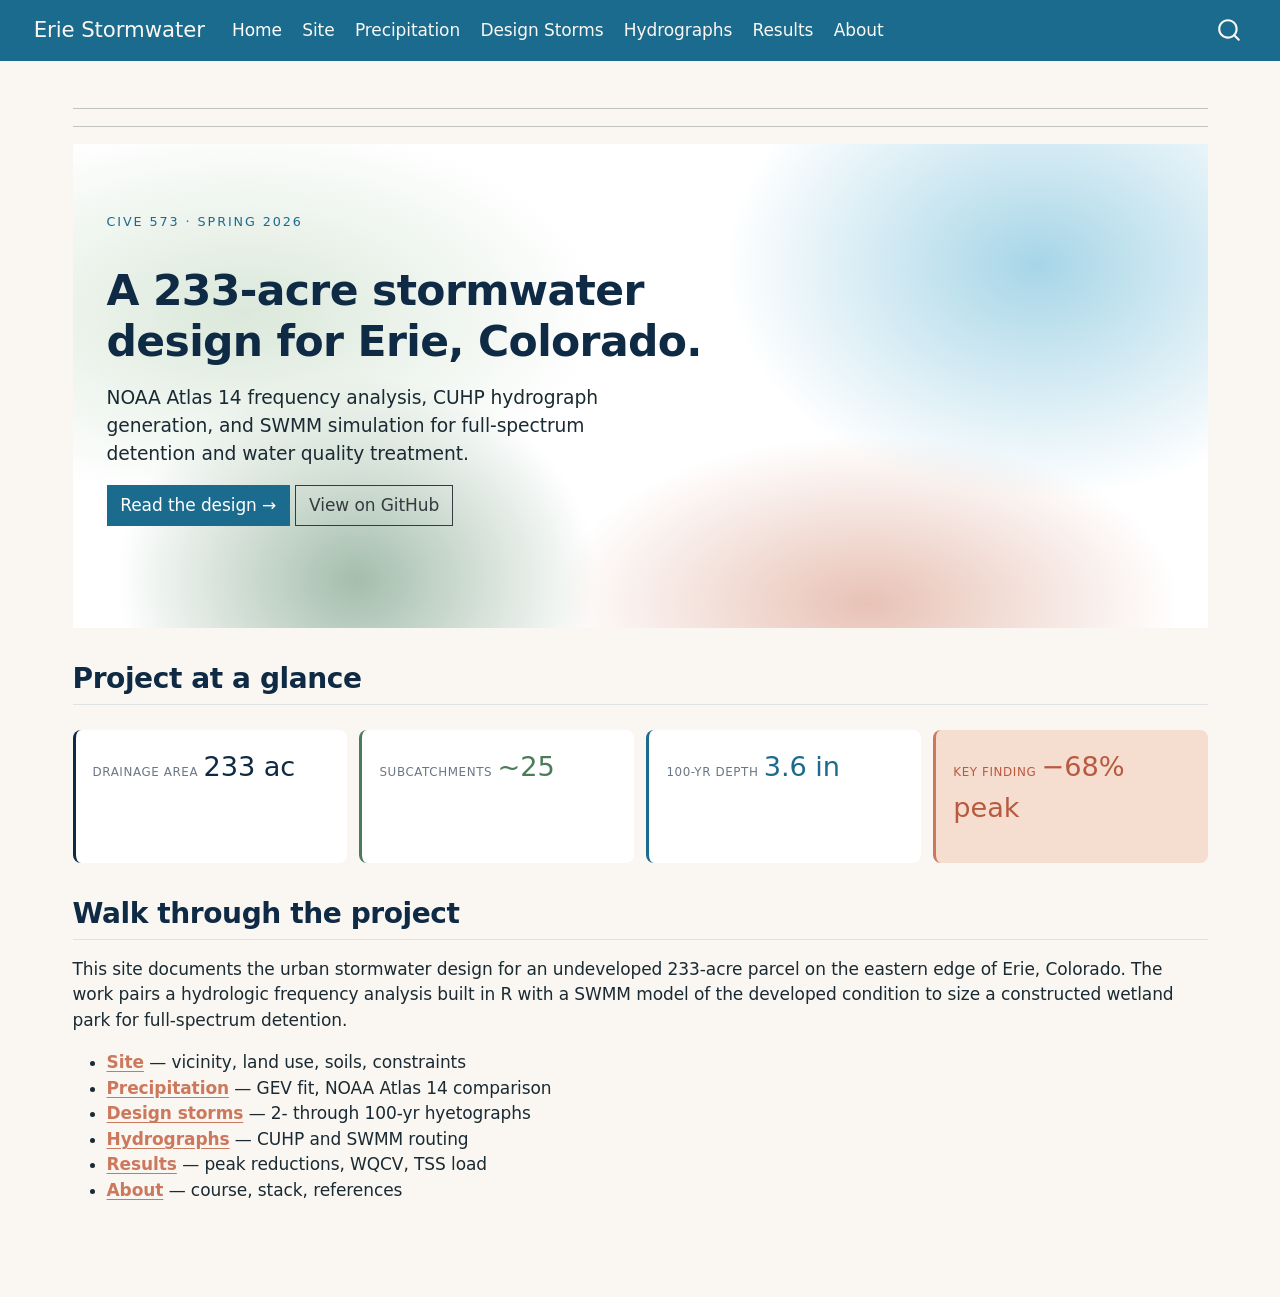
<file: docs/index.html>
<!DOCTYPE html>
<html xmlns="http://www.w3.org/1999/xhtml" lang="en" xml:lang="en"><head>

<meta charset="utf-8">
<meta name="generator" content="quarto-1.8.25">

<meta name="viewport" content="width=device-width, initial-scale=1.0, user-scalable=yes">


<title>Erie Stormwater</title>
<style>
code{white-space: pre-wrap;}
span.smallcaps{font-variant: small-caps;}
div.columns{display: flex; gap: min(4vw, 1.5em);}
div.column{flex: auto; overflow-x: auto;}
div.hanging-indent{margin-left: 1.5em; text-indent: -1.5em;}
ul.task-list{list-style: none;}
ul.task-list li input[type="checkbox"] {
  width: 0.8em;
  margin: 0 0.8em 0.2em -1em; /* quarto-specific, see https://github.com/quarto-dev/quarto-cli/issues/4556 */ 
  vertical-align: middle;
}
</style>


<script src="site_libs/quarto-nav/quarto-nav.js"></script>
<script src="site_libs/quarto-nav/headroom.min.js"></script>
<script src="site_libs/clipboard/clipboard.min.js"></script>
<script src="site_libs/quarto-search/autocomplete.umd.js"></script>
<script src="site_libs/quarto-search/fuse.min.js"></script>
<script src="site_libs/quarto-search/quarto-search.js"></script>
<meta name="quarto:offset" content="./">
<script src="site_libs/quarto-html/quarto.js" type="module"></script>
<script src="site_libs/quarto-html/tabsets/tabsets.js" type="module"></script>
<script src="site_libs/quarto-html/axe/axe-check.js" type="module"></script>
<script src="site_libs/quarto-html/popper.min.js"></script>
<script src="site_libs/quarto-html/tippy.umd.min.js"></script>
<script src="site_libs/quarto-html/anchor.min.js"></script>
<link href="site_libs/quarto-html/tippy.css" rel="stylesheet">
<link href="site_libs/quarto-html/quarto-syntax-highlighting-7b89279ff1a6dce999919e0e67d4d9ec.css" rel="stylesheet" id="quarto-text-highlighting-styles">
<script src="site_libs/bootstrap/bootstrap.min.js"></script>
<link href="site_libs/bootstrap/bootstrap-icons.css" rel="stylesheet">
<link href="site_libs/bootstrap/bootstrap-b3a41f2ea93221fda34636c7fd4ad80e.min.css" rel="stylesheet" append-hash="true" id="quarto-bootstrap" data-mode="light">
<script id="quarto-search-options" type="application/json">{
  "location": "navbar",
  "copy-button": false,
  "collapse-after": 3,
  "panel-placement": "end",
  "type": "overlay",
  "limit": 50,
  "keyboard-shortcut": [
    "f",
    "/",
    "s"
  ],
  "show-item-context": false,
  "language": {
    "search-no-results-text": "No results",
    "search-matching-documents-text": "matching documents",
    "search-copy-link-title": "Copy link to search",
    "search-hide-matches-text": "Hide additional matches",
    "search-more-match-text": "more match in this document",
    "search-more-matches-text": "more matches in this document",
    "search-clear-button-title": "Clear",
    "search-text-placeholder": "",
    "search-detached-cancel-button-title": "Cancel",
    "search-submit-button-title": "Submit",
    "search-label": "Search"
  }
}</script>


</head>

<body class="nav-fixed quarto-light">

<div id="quarto-search-results"></div>
  <header id="quarto-header" class="headroom fixed-top">
    <nav class="navbar navbar-expand-lg " data-bs-theme="dark">
      <div class="navbar-container container-fluid">
      <div class="navbar-brand-container mx-auto">
    <a href="./index.html" class="navbar-brand navbar-brand-logo">
    </a>
    <a class="navbar-brand" href="./index.html">
    <span class="navbar-title">Erie Stormwater</span>
    </a>
  </div>
            <div id="quarto-search" class="" title="Search"></div>
          <button class="navbar-toggler" type="button" data-bs-toggle="collapse" data-bs-target="#navbarCollapse" aria-controls="navbarCollapse" role="menu" aria-expanded="false" aria-label="Toggle navigation" onclick="if (window.quartoToggleHeadroom) { window.quartoToggleHeadroom(); }">
  <span class="navbar-toggler-icon"></span>
</button>
          <div class="collapse navbar-collapse" id="navbarCollapse">
            <ul class="navbar-nav navbar-nav-scroll me-auto">
  <li class="nav-item">
    <a class="nav-link active" href="./index.html" aria-current="page"> 
<span class="menu-text">Home</span></a>
  </li>  
  <li class="nav-item">
    <a class="nav-link" href="./site.html"> 
<span class="menu-text">Site</span></a>
  </li>  
  <li class="nav-item">
    <a class="nav-link" href="./precipitation.html"> 
<span class="menu-text">Precipitation</span></a>
  </li>  
  <li class="nav-item">
    <a class="nav-link" href="./design-storms.html"> 
<span class="menu-text">Design Storms</span></a>
  </li>  
  <li class="nav-item">
    <a class="nav-link" href="./hydrographs.html"> 
<span class="menu-text">Hydrographs</span></a>
  </li>  
  <li class="nav-item">
    <a class="nav-link" href="./results.html"> 
<span class="menu-text">Results</span></a>
  </li>  
  <li class="nav-item">
    <a class="nav-link" href="./about.html"> 
<span class="menu-text">About</span></a>
  </li>  
</ul>
          </div> <!-- /navcollapse -->
            <div class="quarto-navbar-tools">
</div>
      </div> <!-- /container-fluid -->
    </nav>
</header>
<!-- content -->
<div id="quarto-content" class="quarto-container page-columns page-rows-contents page-layout-full page-navbar">
<!-- sidebar -->
<!-- margin-sidebar -->
    <div id="quarto-margin-sidebar" class="sidebar margin-sidebar zindex-bottom">
        
    </div>
<!-- main -->
<main class="content column-page" id="quarto-document-content"><header id="title-block-header" class="quarto-title-block"></header>




<hr>
<hr>
<div class="hero-aura">
<p><span class="eyebrow">CIVE 573 · Spring 2026</span></p>
<section id="a-233-acre-stormwater-design-for-erie-colorado." class="level1">
<h1>A 233-acre stormwater design for Erie, Colorado.</h1>
<div class="lede">
<p>NOAA Atlas 14 frequency analysis, CUHP hydrograph generation, and SWMM simulation for full-spectrum detention and water quality treatment.</p>
</div>
<p><a href="./site.html" class="btn btn-primary">Read the design →</a> <a href="https://github.com/clkkatloci/Erie_Stormwater-ck" class="btn btn-outline-dark">View on GitHub</a></p>
</section>
</div>
<section id="project-at-a-glance" class="level2">
<h2 class="anchored" data-anchor-id="project-at-a-glance">Project at a glance</h2>
<div class="stat-grid">
<div class="stat-card">
<p><span class="label">Drainage area</span> <span class="stat">233 ac</span></p>
</div>
<div class="stat-card sage">
<p><span class="label">Subcatchments</span> <span class="stat">~25</span></p>
</div>
<div class="stat-card ocean">
<p><span class="label">100-yr depth</span> <span class="stat">3.6 in</span></p>
</div>
<div class="stat-card coral">
<p><span class="label">Key finding</span> <span class="stat">−68% peak</span></p>
</div>
</div>
</section>
<section id="walk-through-the-project" class="level2">
<h2 class="anchored" data-anchor-id="walk-through-the-project">Walk through the project</h2>
<p>This site documents the urban stormwater design for an undeveloped 233-acre parcel on the eastern edge of Erie, Colorado. The work pairs a hydrologic frequency analysis built in R with a SWMM model of the developed condition to size a constructed wetland park for full-spectrum detention.</p>
<ul>
<li><a href="./site.html"><strong>Site</strong></a> — vicinity, land use, soils, constraints</li>
<li><a href="./precipitation.html"><strong>Precipitation</strong></a> — GEV fit, NOAA Atlas 14 comparison</li>
<li><a href="./design-storms.html"><strong>Design storms</strong></a> — 2- through 100-yr hyetographs</li>
<li><a href="./hydrographs.html"><strong>Hydrographs</strong></a> — CUHP and SWMM routing</li>
<li><a href="./results.html"><strong>Results</strong></a> — peak reductions, WQCV, TSS load</li>
<li><a href="./about.html"><strong>About</strong></a> — course, stack, references</li>
</ul>


</section>

</main> <!-- /main -->
<script id="quarto-html-after-body" type="application/javascript">
  window.document.addEventListener("DOMContentLoaded", function (event) {
    const icon = "";
    const anchorJS = new window.AnchorJS();
    anchorJS.options = {
      placement: 'right',
      icon: icon
    };
    anchorJS.add('.anchored');
    const isCodeAnnotation = (el) => {
      for (const clz of el.classList) {
        if (clz.startsWith('code-annotation-')) {                     
          return true;
        }
      }
      return false;
    }
    const onCopySuccess = function(e) {
      // button target
      const button = e.trigger;
      // don't keep focus
      button.blur();
      // flash "checked"
      button.classList.add('code-copy-button-checked');
      var currentTitle = button.getAttribute("title");
      button.setAttribute("title", "Copied!");
      let tooltip;
      if (window.bootstrap) {
        button.setAttribute("data-bs-toggle", "tooltip");
        button.setAttribute("data-bs-placement", "left");
        button.setAttribute("data-bs-title", "Copied!");
        tooltip = new bootstrap.Tooltip(button, 
          { trigger: "manual", 
            customClass: "code-copy-button-tooltip",
            offset: [0, -8]});
        tooltip.show();    
      }
      setTimeout(function() {
        if (tooltip) {
          tooltip.hide();
          button.removeAttribute("data-bs-title");
          button.removeAttribute("data-bs-toggle");
          button.removeAttribute("data-bs-placement");
        }
        button.setAttribute("title", currentTitle);
        button.classList.remove('code-copy-button-checked');
      }, 1000);
      // clear code selection
      e.clearSelection();
    }
    const getTextToCopy = function(trigger) {
      const outerScaffold = trigger.parentElement.cloneNode(true);
      const codeEl = outerScaffold.querySelector('code');
      for (const childEl of codeEl.children) {
        if (isCodeAnnotation(childEl)) {
          childEl.remove();
        }
      }
      return codeEl.innerText;
    }
    const clipboard = new window.ClipboardJS('.code-copy-button:not([data-in-quarto-modal])', {
      text: getTextToCopy
    });
    clipboard.on('success', onCopySuccess);
    if (window.document.getElementById('quarto-embedded-source-code-modal')) {
      const clipboardModal = new window.ClipboardJS('.code-copy-button[data-in-quarto-modal]', {
        text: getTextToCopy,
        container: window.document.getElementById('quarto-embedded-source-code-modal')
      });
      clipboardModal.on('success', onCopySuccess);
    }
      var localhostRegex = new RegExp(/^(?:http|https):\/\/localhost\:?[0-9]*\//);
      var mailtoRegex = new RegExp(/^mailto:/);
        var filterRegex = new RegExp('/' + window.location.host + '/');
      var isInternal = (href) => {
          return filterRegex.test(href) || localhostRegex.test(href) || mailtoRegex.test(href);
      }
      // Inspect non-navigation links and adorn them if external
     var links = window.document.querySelectorAll('a[href]:not(.nav-link):not(.navbar-brand):not(.toc-action):not(.sidebar-link):not(.sidebar-item-toggle):not(.pagination-link):not(.no-external):not([aria-hidden]):not(.dropdown-item):not(.quarto-navigation-tool):not(.about-link)');
      for (var i=0; i<links.length; i++) {
        const link = links[i];
        if (!isInternal(link.href)) {
          // undo the damage that might have been done by quarto-nav.js in the case of
          // links that we want to consider external
          if (link.dataset.originalHref !== undefined) {
            link.href = link.dataset.originalHref;
          }
        }
      }
    function tippyHover(el, contentFn, onTriggerFn, onUntriggerFn) {
      const config = {
        allowHTML: true,
        maxWidth: 500,
        delay: 100,
        arrow: false,
        appendTo: function(el) {
            return el.parentElement;
        },
        interactive: true,
        interactiveBorder: 10,
        theme: 'quarto',
        placement: 'bottom-start',
      };
      if (contentFn) {
        config.content = contentFn;
      }
      if (onTriggerFn) {
        config.onTrigger = onTriggerFn;
      }
      if (onUntriggerFn) {
        config.onUntrigger = onUntriggerFn;
      }
      window.tippy(el, config); 
    }
    const noterefs = window.document.querySelectorAll('a[role="doc-noteref"]');
    for (var i=0; i<noterefs.length; i++) {
      const ref = noterefs[i];
      tippyHover(ref, function() {
        // use id or data attribute instead here
        let href = ref.getAttribute('data-footnote-href') || ref.getAttribute('href');
        try { href = new URL(href).hash; } catch {}
        const id = href.replace(/^#\/?/, "");
        const note = window.document.getElementById(id);
        if (note) {
          return note.innerHTML;
        } else {
          return "";
        }
      });
    }
    const xrefs = window.document.querySelectorAll('a.quarto-xref');
    const processXRef = (id, note) => {
      // Strip column container classes
      const stripColumnClz = (el) => {
        el.classList.remove("page-full", "page-columns");
        if (el.children) {
          for (const child of el.children) {
            stripColumnClz(child);
          }
        }
      }
      stripColumnClz(note)
      if (id === null || id.startsWith('sec-')) {
        // Special case sections, only their first couple elements
        const container = document.createElement("div");
        if (note.children && note.children.length > 2) {
          container.appendChild(note.children[0].cloneNode(true));
          for (let i = 1; i < note.children.length; i++) {
            const child = note.children[i];
            if (child.tagName === "P" && child.innerText === "") {
              continue;
            } else {
              container.appendChild(child.cloneNode(true));
              break;
            }
          }
          if (window.Quarto?.typesetMath) {
            window.Quarto.typesetMath(container);
          }
          return container.innerHTML
        } else {
          if (window.Quarto?.typesetMath) {
            window.Quarto.typesetMath(note);
          }
          return note.innerHTML;
        }
      } else {
        // Remove any anchor links if they are present
        const anchorLink = note.querySelector('a.anchorjs-link');
        if (anchorLink) {
          anchorLink.remove();
        }
        if (window.Quarto?.typesetMath) {
          window.Quarto.typesetMath(note);
        }
        if (note.classList.contains("callout")) {
          return note.outerHTML;
        } else {
          return note.innerHTML;
        }
      }
    }
    for (var i=0; i<xrefs.length; i++) {
      const xref = xrefs[i];
      tippyHover(xref, undefined, function(instance) {
        instance.disable();
        let url = xref.getAttribute('href');
        let hash = undefined; 
        if (url.startsWith('#')) {
          hash = url;
        } else {
          try { hash = new URL(url).hash; } catch {}
        }
        if (hash) {
          const id = hash.replace(/^#\/?/, "");
          const note = window.document.getElementById(id);
          if (note !== null) {
            try {
              const html = processXRef(id, note.cloneNode(true));
              instance.setContent(html);
            } finally {
              instance.enable();
              instance.show();
            }
          } else {
            // See if we can fetch this
            fetch(url.split('#')[0])
            .then(res => res.text())
            .then(html => {
              const parser = new DOMParser();
              const htmlDoc = parser.parseFromString(html, "text/html");
              const note = htmlDoc.getElementById(id);
              if (note !== null) {
                const html = processXRef(id, note);
                instance.setContent(html);
              } 
            }).finally(() => {
              instance.enable();
              instance.show();
            });
          }
        } else {
          // See if we can fetch a full url (with no hash to target)
          // This is a special case and we should probably do some content thinning / targeting
          fetch(url)
          .then(res => res.text())
          .then(html => {
            const parser = new DOMParser();
            const htmlDoc = parser.parseFromString(html, "text/html");
            const note = htmlDoc.querySelector('main.content');
            if (note !== null) {
              // This should only happen for chapter cross references
              // (since there is no id in the URL)
              // remove the first header
              if (note.children.length > 0 && note.children[0].tagName === "HEADER") {
                note.children[0].remove();
              }
              const html = processXRef(null, note);
              instance.setContent(html);
            } 
          }).finally(() => {
            instance.enable();
            instance.show();
          });
        }
      }, function(instance) {
      });
    }
        let selectedAnnoteEl;
        const selectorForAnnotation = ( cell, annotation) => {
          let cellAttr = 'data-code-cell="' + cell + '"';
          let lineAttr = 'data-code-annotation="' +  annotation + '"';
          const selector = 'span[' + cellAttr + '][' + lineAttr + ']';
          return selector;
        }
        const selectCodeLines = (annoteEl) => {
          const doc = window.document;
          const targetCell = annoteEl.getAttribute("data-target-cell");
          const targetAnnotation = annoteEl.getAttribute("data-target-annotation");
          const annoteSpan = window.document.querySelector(selectorForAnnotation(targetCell, targetAnnotation));
          const lines = annoteSpan.getAttribute("data-code-lines").split(",");
          const lineIds = lines.map((line) => {
            return targetCell + "-" + line;
          })
          let top = null;
          let height = null;
          let parent = null;
          if (lineIds.length > 0) {
              //compute the position of the single el (top and bottom and make a div)
              const el = window.document.getElementById(lineIds[0]);
              top = el.offsetTop;
              height = el.offsetHeight;
              parent = el.parentElement.parentElement;
            if (lineIds.length > 1) {
              const lastEl = window.document.getElementById(lineIds[lineIds.length - 1]);
              const bottom = lastEl.offsetTop + lastEl.offsetHeight;
              height = bottom - top;
            }
            if (top !== null && height !== null && parent !== null) {
              // cook up a div (if necessary) and position it 
              let div = window.document.getElementById("code-annotation-line-highlight");
              if (div === null) {
                div = window.document.createElement("div");
                div.setAttribute("id", "code-annotation-line-highlight");
                div.style.position = 'absolute';
                parent.appendChild(div);
              }
              div.style.top = top - 2 + "px";
              div.style.height = height + 4 + "px";
              div.style.left = 0;
              let gutterDiv = window.document.getElementById("code-annotation-line-highlight-gutter");
              if (gutterDiv === null) {
                gutterDiv = window.document.createElement("div");
                gutterDiv.setAttribute("id", "code-annotation-line-highlight-gutter");
                gutterDiv.style.position = 'absolute';
                const codeCell = window.document.getElementById(targetCell);
                const gutter = codeCell.querySelector('.code-annotation-gutter');
                gutter.appendChild(gutterDiv);
              }
              gutterDiv.style.top = top - 2 + "px";
              gutterDiv.style.height = height + 4 + "px";
            }
            selectedAnnoteEl = annoteEl;
          }
        };
        const unselectCodeLines = () => {
          const elementsIds = ["code-annotation-line-highlight", "code-annotation-line-highlight-gutter"];
          elementsIds.forEach((elId) => {
            const div = window.document.getElementById(elId);
            if (div) {
              div.remove();
            }
          });
          selectedAnnoteEl = undefined;
        };
          // Handle positioning of the toggle
      window.addEventListener(
        "resize",
        throttle(() => {
          elRect = undefined;
          if (selectedAnnoteEl) {
            selectCodeLines(selectedAnnoteEl);
          }
        }, 10)
      );
      function throttle(fn, ms) {
      let throttle = false;
      let timer;
        return (...args) => {
          if(!throttle) { // first call gets through
              fn.apply(this, args);
              throttle = true;
          } else { // all the others get throttled
              if(timer) clearTimeout(timer); // cancel #2
              timer = setTimeout(() => {
                fn.apply(this, args);
                timer = throttle = false;
              }, ms);
          }
        };
      }
        // Attach click handler to the DT
        const annoteDls = window.document.querySelectorAll('dt[data-target-cell]');
        for (const annoteDlNode of annoteDls) {
          annoteDlNode.addEventListener('click', (event) => {
            const clickedEl = event.target;
            if (clickedEl !== selectedAnnoteEl) {
              unselectCodeLines();
              const activeEl = window.document.querySelector('dt[data-target-cell].code-annotation-active');
              if (activeEl) {
                activeEl.classList.remove('code-annotation-active');
              }
              selectCodeLines(clickedEl);
              clickedEl.classList.add('code-annotation-active');
            } else {
              // Unselect the line
              unselectCodeLines();
              clickedEl.classList.remove('code-annotation-active');
            }
          });
        }
    const findCites = (el) => {
      const parentEl = el.parentElement;
      if (parentEl) {
        const cites = parentEl.dataset.cites;
        if (cites) {
          return {
            el,
            cites: cites.split(' ')
          };
        } else {
          return findCites(el.parentElement)
        }
      } else {
        return undefined;
      }
    };
    var bibliorefs = window.document.querySelectorAll('a[role="doc-biblioref"]');
    for (var i=0; i<bibliorefs.length; i++) {
      const ref = bibliorefs[i];
      const citeInfo = findCites(ref);
      if (citeInfo) {
        tippyHover(citeInfo.el, function() {
          var popup = window.document.createElement('div');
          citeInfo.cites.forEach(function(cite) {
            var citeDiv = window.document.createElement('div');
            citeDiv.classList.add('hanging-indent');
            citeDiv.classList.add('csl-entry');
            var biblioDiv = window.document.getElementById('ref-' + cite);
            if (biblioDiv) {
              citeDiv.innerHTML = biblioDiv.innerHTML;
            }
            popup.appendChild(citeDiv);
          });
          return popup.innerHTML;
        });
      }
    }
  });
  </script>
</div> <!-- /content -->




</body></html>
</file>
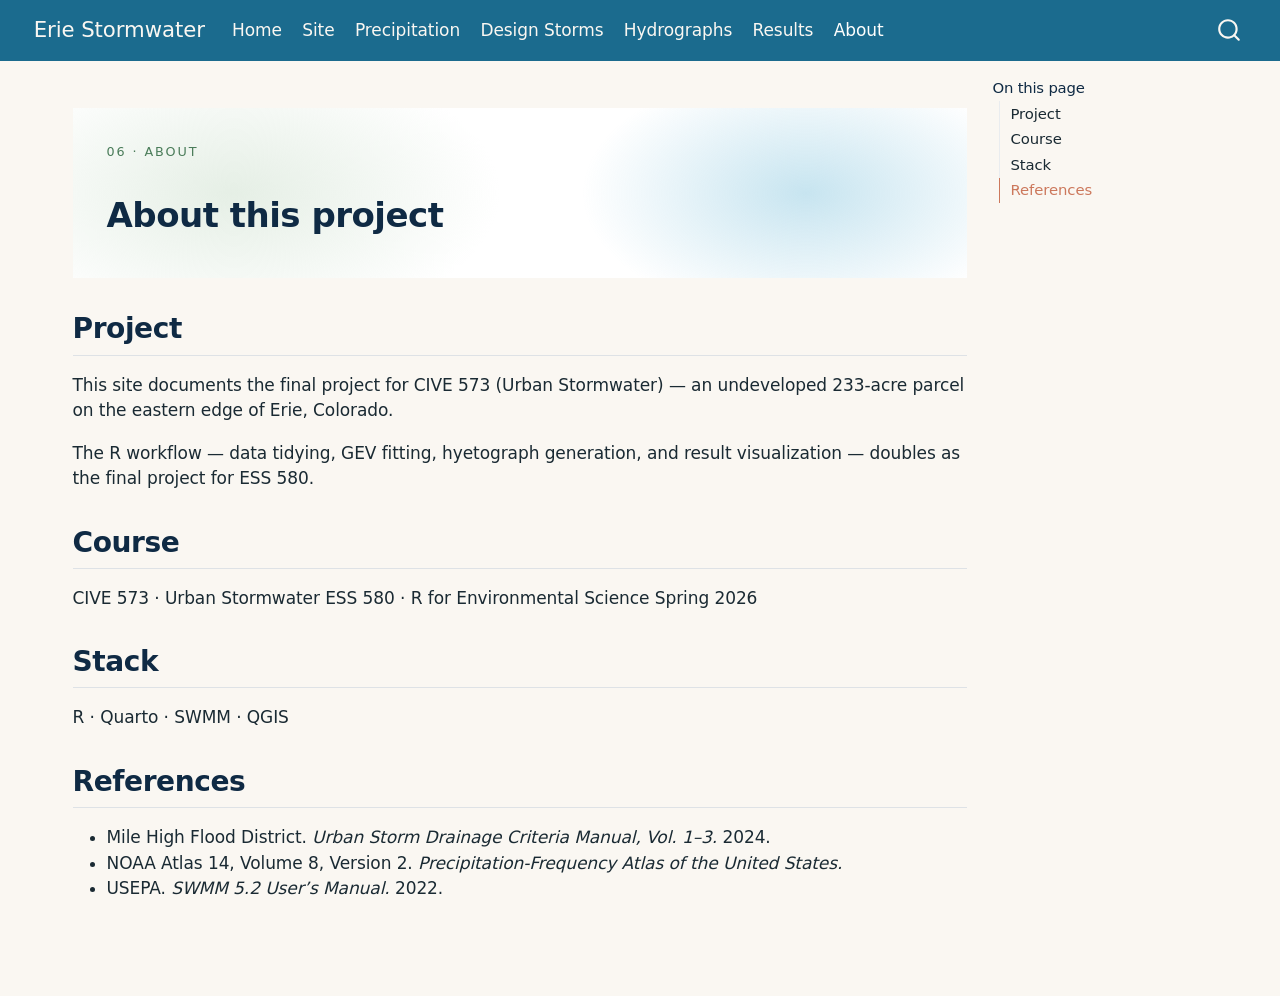
<file: docs/about.html>
<!DOCTYPE html>
<html xmlns="http://www.w3.org/1999/xhtml" lang="en" xml:lang="en"><head>

<meta charset="utf-8">
<meta name="generator" content="quarto-1.8.25">

<meta name="viewport" content="width=device-width, initial-scale=1.0, user-scalable=yes">


<title>about – Erie Stormwater</title>
<style>
code{white-space: pre-wrap;}
span.smallcaps{font-variant: small-caps;}
div.columns{display: flex; gap: min(4vw, 1.5em);}
div.column{flex: auto; overflow-x: auto;}
div.hanging-indent{margin-left: 1.5em; text-indent: -1.5em;}
ul.task-list{list-style: none;}
ul.task-list li input[type="checkbox"] {
  width: 0.8em;
  margin: 0 0.8em 0.2em -1em; /* quarto-specific, see https://github.com/quarto-dev/quarto-cli/issues/4556 */ 
  vertical-align: middle;
}
</style>


<script src="site_libs/quarto-nav/quarto-nav.js"></script>
<script src="site_libs/quarto-nav/headroom.min.js"></script>
<script src="site_libs/clipboard/clipboard.min.js"></script>
<script src="site_libs/quarto-search/autocomplete.umd.js"></script>
<script src="site_libs/quarto-search/fuse.min.js"></script>
<script src="site_libs/quarto-search/quarto-search.js"></script>
<meta name="quarto:offset" content="./">
<script src="site_libs/quarto-html/quarto.js" type="module"></script>
<script src="site_libs/quarto-html/tabsets/tabsets.js" type="module"></script>
<script src="site_libs/quarto-html/axe/axe-check.js" type="module"></script>
<script src="site_libs/quarto-html/popper.min.js"></script>
<script src="site_libs/quarto-html/tippy.umd.min.js"></script>
<script src="site_libs/quarto-html/anchor.min.js"></script>
<link href="site_libs/quarto-html/tippy.css" rel="stylesheet">
<link href="site_libs/quarto-html/quarto-syntax-highlighting-7b89279ff1a6dce999919e0e67d4d9ec.css" rel="stylesheet" id="quarto-text-highlighting-styles">
<script src="site_libs/bootstrap/bootstrap.min.js"></script>
<link href="site_libs/bootstrap/bootstrap-icons.css" rel="stylesheet">
<link href="site_libs/bootstrap/bootstrap-b3a41f2ea93221fda34636c7fd4ad80e.min.css" rel="stylesheet" append-hash="true" id="quarto-bootstrap" data-mode="light">
<script id="quarto-search-options" type="application/json">{
  "location": "navbar",
  "copy-button": false,
  "collapse-after": 3,
  "panel-placement": "end",
  "type": "overlay",
  "limit": 50,
  "keyboard-shortcut": [
    "f",
    "/",
    "s"
  ],
  "show-item-context": false,
  "language": {
    "search-no-results-text": "No results",
    "search-matching-documents-text": "matching documents",
    "search-copy-link-title": "Copy link to search",
    "search-hide-matches-text": "Hide additional matches",
    "search-more-match-text": "more match in this document",
    "search-more-matches-text": "more matches in this document",
    "search-clear-button-title": "Clear",
    "search-text-placeholder": "",
    "search-detached-cancel-button-title": "Cancel",
    "search-submit-button-title": "Submit",
    "search-label": "Search"
  }
}</script>


</head>

<body class="nav-fixed quarto-light">

<div id="quarto-search-results"></div>
  <header id="quarto-header" class="headroom fixed-top">
    <nav class="navbar navbar-expand-lg " data-bs-theme="dark">
      <div class="navbar-container container-fluid">
      <div class="navbar-brand-container mx-auto">
    <a href="./index.html" class="navbar-brand navbar-brand-logo">
    </a>
    <a class="navbar-brand" href="./index.html">
    <span class="navbar-title">Erie Stormwater</span>
    </a>
  </div>
            <div id="quarto-search" class="" title="Search"></div>
          <button class="navbar-toggler" type="button" data-bs-toggle="collapse" data-bs-target="#navbarCollapse" aria-controls="navbarCollapse" role="menu" aria-expanded="false" aria-label="Toggle navigation" onclick="if (window.quartoToggleHeadroom) { window.quartoToggleHeadroom(); }">
  <span class="navbar-toggler-icon"></span>
</button>
          <div class="collapse navbar-collapse" id="navbarCollapse">
            <ul class="navbar-nav navbar-nav-scroll me-auto">
  <li class="nav-item">
    <a class="nav-link" href="./index.html"> 
<span class="menu-text">Home</span></a>
  </li>  
  <li class="nav-item">
    <a class="nav-link" href="./site.html"> 
<span class="menu-text">Site</span></a>
  </li>  
  <li class="nav-item">
    <a class="nav-link" href="./precipitation.html"> 
<span class="menu-text">Precipitation</span></a>
  </li>  
  <li class="nav-item">
    <a class="nav-link" href="./design-storms.html"> 
<span class="menu-text">Design Storms</span></a>
  </li>  
  <li class="nav-item">
    <a class="nav-link" href="./hydrographs.html"> 
<span class="menu-text">Hydrographs</span></a>
  </li>  
  <li class="nav-item">
    <a class="nav-link" href="./results.html"> 
<span class="menu-text">Results</span></a>
  </li>  
  <li class="nav-item">
    <a class="nav-link active" href="./about.html" aria-current="page"> 
<span class="menu-text">About</span></a>
  </li>  
</ul>
          </div> <!-- /navcollapse -->
            <div class="quarto-navbar-tools">
</div>
      </div> <!-- /container-fluid -->
    </nav>
</header>
<!-- content -->
<div id="quarto-content" class="quarto-container page-columns page-rows-contents page-layout-full page-navbar">
<!-- sidebar -->
<!-- margin-sidebar -->
    <div id="quarto-margin-sidebar" class="sidebar margin-sidebar">
        <nav id="TOC" role="doc-toc" class="toc-active">
    <h2 id="toc-title">On this page</h2>
   
  <ul>
  <li><a href="#project" id="toc-project" class="nav-link active" data-scroll-target="#project">Project</a></li>
  <li><a href="#course" id="toc-course" class="nav-link" data-scroll-target="#course">Course</a></li>
  <li><a href="#stack" id="toc-stack" class="nav-link" data-scroll-target="#stack">Stack</a></li>
  <li><a href="#references" id="toc-references" class="nav-link" data-scroll-target="#references">References</a></li>
  </ul>
</nav>
    </div>
<!-- main -->
<main class="content column-page-left" id="quarto-document-content"><header id="title-block-header" class="quarto-title-block"></header>




<div class="page-header-sage">
<p><span class="eyebrow eyebrow-sage">06 · About</span></p>
<section id="about-this-project" class="level1">
<h1>About this project</h1>
</section>
</div>
<section id="project" class="level2">
<h2 class="anchored" data-anchor-id="project">Project</h2>
<p>This site documents the final project for CIVE 573 (Urban Stormwater) — an undeveloped 233-acre parcel on the eastern edge of Erie, Colorado.</p>
<p>The R workflow — data tidying, GEV fitting, hyetograph generation, and result visualization — doubles as the final project for ESS 580.</p>
</section>
<section id="course" class="level2">
<h2 class="anchored" data-anchor-id="course">Course</h2>
<p>CIVE 573 · Urban Stormwater ESS 580 · R for Environmental Science Spring 2026</p>
</section>
<section id="stack" class="level2">
<h2 class="anchored" data-anchor-id="stack">Stack</h2>
<p>R · Quarto · SWMM · QGIS</p>
</section>
<section id="references" class="level2">
<h2 class="anchored" data-anchor-id="references">References</h2>
<ul>
<li>Mile High Flood District. <em>Urban Storm Drainage Criteria Manual, Vol. 1–3.</em> 2024.</li>
<li>NOAA Atlas 14, Volume 8, Version 2. <em>Precipitation-Frequency Atlas of the United States.</em></li>
<li>USEPA. <em>SWMM 5.2 User’s Manual.</em> 2022.</li>
</ul>


</section>

</main> <!-- /main -->
<script id="quarto-html-after-body" type="application/javascript">
  window.document.addEventListener("DOMContentLoaded", function (event) {
    const icon = "";
    const anchorJS = new window.AnchorJS();
    anchorJS.options = {
      placement: 'right',
      icon: icon
    };
    anchorJS.add('.anchored');
    const isCodeAnnotation = (el) => {
      for (const clz of el.classList) {
        if (clz.startsWith('code-annotation-')) {                     
          return true;
        }
      }
      return false;
    }
    const onCopySuccess = function(e) {
      // button target
      const button = e.trigger;
      // don't keep focus
      button.blur();
      // flash "checked"
      button.classList.add('code-copy-button-checked');
      var currentTitle = button.getAttribute("title");
      button.setAttribute("title", "Copied!");
      let tooltip;
      if (window.bootstrap) {
        button.setAttribute("data-bs-toggle", "tooltip");
        button.setAttribute("data-bs-placement", "left");
        button.setAttribute("data-bs-title", "Copied!");
        tooltip = new bootstrap.Tooltip(button, 
          { trigger: "manual", 
            customClass: "code-copy-button-tooltip",
            offset: [0, -8]});
        tooltip.show();    
      }
      setTimeout(function() {
        if (tooltip) {
          tooltip.hide();
          button.removeAttribute("data-bs-title");
          button.removeAttribute("data-bs-toggle");
          button.removeAttribute("data-bs-placement");
        }
        button.setAttribute("title", currentTitle);
        button.classList.remove('code-copy-button-checked');
      }, 1000);
      // clear code selection
      e.clearSelection();
    }
    const getTextToCopy = function(trigger) {
      const outerScaffold = trigger.parentElement.cloneNode(true);
      const codeEl = outerScaffold.querySelector('code');
      for (const childEl of codeEl.children) {
        if (isCodeAnnotation(childEl)) {
          childEl.remove();
        }
      }
      return codeEl.innerText;
    }
    const clipboard = new window.ClipboardJS('.code-copy-button:not([data-in-quarto-modal])', {
      text: getTextToCopy
    });
    clipboard.on('success', onCopySuccess);
    if (window.document.getElementById('quarto-embedded-source-code-modal')) {
      const clipboardModal = new window.ClipboardJS('.code-copy-button[data-in-quarto-modal]', {
        text: getTextToCopy,
        container: window.document.getElementById('quarto-embedded-source-code-modal')
      });
      clipboardModal.on('success', onCopySuccess);
    }
      var localhostRegex = new RegExp(/^(?:http|https):\/\/localhost\:?[0-9]*\//);
      var mailtoRegex = new RegExp(/^mailto:/);
        var filterRegex = new RegExp('/' + window.location.host + '/');
      var isInternal = (href) => {
          return filterRegex.test(href) || localhostRegex.test(href) || mailtoRegex.test(href);
      }
      // Inspect non-navigation links and adorn them if external
     var links = window.document.querySelectorAll('a[href]:not(.nav-link):not(.navbar-brand):not(.toc-action):not(.sidebar-link):not(.sidebar-item-toggle):not(.pagination-link):not(.no-external):not([aria-hidden]):not(.dropdown-item):not(.quarto-navigation-tool):not(.about-link)');
      for (var i=0; i<links.length; i++) {
        const link = links[i];
        if (!isInternal(link.href)) {
          // undo the damage that might have been done by quarto-nav.js in the case of
          // links that we want to consider external
          if (link.dataset.originalHref !== undefined) {
            link.href = link.dataset.originalHref;
          }
        }
      }
    function tippyHover(el, contentFn, onTriggerFn, onUntriggerFn) {
      const config = {
        allowHTML: true,
        maxWidth: 500,
        delay: 100,
        arrow: false,
        appendTo: function(el) {
            return el.parentElement;
        },
        interactive: true,
        interactiveBorder: 10,
        theme: 'quarto',
        placement: 'bottom-start',
      };
      if (contentFn) {
        config.content = contentFn;
      }
      if (onTriggerFn) {
        config.onTrigger = onTriggerFn;
      }
      if (onUntriggerFn) {
        config.onUntrigger = onUntriggerFn;
      }
      window.tippy(el, config); 
    }
    const noterefs = window.document.querySelectorAll('a[role="doc-noteref"]');
    for (var i=0; i<noterefs.length; i++) {
      const ref = noterefs[i];
      tippyHover(ref, function() {
        // use id or data attribute instead here
        let href = ref.getAttribute('data-footnote-href') || ref.getAttribute('href');
        try { href = new URL(href).hash; } catch {}
        const id = href.replace(/^#\/?/, "");
        const note = window.document.getElementById(id);
        if (note) {
          return note.innerHTML;
        } else {
          return "";
        }
      });
    }
    const xrefs = window.document.querySelectorAll('a.quarto-xref');
    const processXRef = (id, note) => {
      // Strip column container classes
      const stripColumnClz = (el) => {
        el.classList.remove("page-full", "page-columns");
        if (el.children) {
          for (const child of el.children) {
            stripColumnClz(child);
          }
        }
      }
      stripColumnClz(note)
      if (id === null || id.startsWith('sec-')) {
        // Special case sections, only their first couple elements
        const container = document.createElement("div");
        if (note.children && note.children.length > 2) {
          container.appendChild(note.children[0].cloneNode(true));
          for (let i = 1; i < note.children.length; i++) {
            const child = note.children[i];
            if (child.tagName === "P" && child.innerText === "") {
              continue;
            } else {
              container.appendChild(child.cloneNode(true));
              break;
            }
          }
          if (window.Quarto?.typesetMath) {
            window.Quarto.typesetMath(container);
          }
          return container.innerHTML
        } else {
          if (window.Quarto?.typesetMath) {
            window.Quarto.typesetMath(note);
          }
          return note.innerHTML;
        }
      } else {
        // Remove any anchor links if they are present
        const anchorLink = note.querySelector('a.anchorjs-link');
        if (anchorLink) {
          anchorLink.remove();
        }
        if (window.Quarto?.typesetMath) {
          window.Quarto.typesetMath(note);
        }
        if (note.classList.contains("callout")) {
          return note.outerHTML;
        } else {
          return note.innerHTML;
        }
      }
    }
    for (var i=0; i<xrefs.length; i++) {
      const xref = xrefs[i];
      tippyHover(xref, undefined, function(instance) {
        instance.disable();
        let url = xref.getAttribute('href');
        let hash = undefined; 
        if (url.startsWith('#')) {
          hash = url;
        } else {
          try { hash = new URL(url).hash; } catch {}
        }
        if (hash) {
          const id = hash.replace(/^#\/?/, "");
          const note = window.document.getElementById(id);
          if (note !== null) {
            try {
              const html = processXRef(id, note.cloneNode(true));
              instance.setContent(html);
            } finally {
              instance.enable();
              instance.show();
            }
          } else {
            // See if we can fetch this
            fetch(url.split('#')[0])
            .then(res => res.text())
            .then(html => {
              const parser = new DOMParser();
              const htmlDoc = parser.parseFromString(html, "text/html");
              const note = htmlDoc.getElementById(id);
              if (note !== null) {
                const html = processXRef(id, note);
                instance.setContent(html);
              } 
            }).finally(() => {
              instance.enable();
              instance.show();
            });
          }
        } else {
          // See if we can fetch a full url (with no hash to target)
          // This is a special case and we should probably do some content thinning / targeting
          fetch(url)
          .then(res => res.text())
          .then(html => {
            const parser = new DOMParser();
            const htmlDoc = parser.parseFromString(html, "text/html");
            const note = htmlDoc.querySelector('main.content');
            if (note !== null) {
              // This should only happen for chapter cross references
              // (since there is no id in the URL)
              // remove the first header
              if (note.children.length > 0 && note.children[0].tagName === "HEADER") {
                note.children[0].remove();
              }
              const html = processXRef(null, note);
              instance.setContent(html);
            } 
          }).finally(() => {
            instance.enable();
            instance.show();
          });
        }
      }, function(instance) {
      });
    }
        let selectedAnnoteEl;
        const selectorForAnnotation = ( cell, annotation) => {
          let cellAttr = 'data-code-cell="' + cell + '"';
          let lineAttr = 'data-code-annotation="' +  annotation + '"';
          const selector = 'span[' + cellAttr + '][' + lineAttr + ']';
          return selector;
        }
        const selectCodeLines = (annoteEl) => {
          const doc = window.document;
          const targetCell = annoteEl.getAttribute("data-target-cell");
          const targetAnnotation = annoteEl.getAttribute("data-target-annotation");
          const annoteSpan = window.document.querySelector(selectorForAnnotation(targetCell, targetAnnotation));
          const lines = annoteSpan.getAttribute("data-code-lines").split(",");
          const lineIds = lines.map((line) => {
            return targetCell + "-" + line;
          })
          let top = null;
          let height = null;
          let parent = null;
          if (lineIds.length > 0) {
              //compute the position of the single el (top and bottom and make a div)
              const el = window.document.getElementById(lineIds[0]);
              top = el.offsetTop;
              height = el.offsetHeight;
              parent = el.parentElement.parentElement;
            if (lineIds.length > 1) {
              const lastEl = window.document.getElementById(lineIds[lineIds.length - 1]);
              const bottom = lastEl.offsetTop + lastEl.offsetHeight;
              height = bottom - top;
            }
            if (top !== null && height !== null && parent !== null) {
              // cook up a div (if necessary) and position it 
              let div = window.document.getElementById("code-annotation-line-highlight");
              if (div === null) {
                div = window.document.createElement("div");
                div.setAttribute("id", "code-annotation-line-highlight");
                div.style.position = 'absolute';
                parent.appendChild(div);
              }
              div.style.top = top - 2 + "px";
              div.style.height = height + 4 + "px";
              div.style.left = 0;
              let gutterDiv = window.document.getElementById("code-annotation-line-highlight-gutter");
              if (gutterDiv === null) {
                gutterDiv = window.document.createElement("div");
                gutterDiv.setAttribute("id", "code-annotation-line-highlight-gutter");
                gutterDiv.style.position = 'absolute';
                const codeCell = window.document.getElementById(targetCell);
                const gutter = codeCell.querySelector('.code-annotation-gutter');
                gutter.appendChild(gutterDiv);
              }
              gutterDiv.style.top = top - 2 + "px";
              gutterDiv.style.height = height + 4 + "px";
            }
            selectedAnnoteEl = annoteEl;
          }
        };
        const unselectCodeLines = () => {
          const elementsIds = ["code-annotation-line-highlight", "code-annotation-line-highlight-gutter"];
          elementsIds.forEach((elId) => {
            const div = window.document.getElementById(elId);
            if (div) {
              div.remove();
            }
          });
          selectedAnnoteEl = undefined;
        };
          // Handle positioning of the toggle
      window.addEventListener(
        "resize",
        throttle(() => {
          elRect = undefined;
          if (selectedAnnoteEl) {
            selectCodeLines(selectedAnnoteEl);
          }
        }, 10)
      );
      function throttle(fn, ms) {
      let throttle = false;
      let timer;
        return (...args) => {
          if(!throttle) { // first call gets through
              fn.apply(this, args);
              throttle = true;
          } else { // all the others get throttled
              if(timer) clearTimeout(timer); // cancel #2
              timer = setTimeout(() => {
                fn.apply(this, args);
                timer = throttle = false;
              }, ms);
          }
        };
      }
        // Attach click handler to the DT
        const annoteDls = window.document.querySelectorAll('dt[data-target-cell]');
        for (const annoteDlNode of annoteDls) {
          annoteDlNode.addEventListener('click', (event) => {
            const clickedEl = event.target;
            if (clickedEl !== selectedAnnoteEl) {
              unselectCodeLines();
              const activeEl = window.document.querySelector('dt[data-target-cell].code-annotation-active');
              if (activeEl) {
                activeEl.classList.remove('code-annotation-active');
              }
              selectCodeLines(clickedEl);
              clickedEl.classList.add('code-annotation-active');
            } else {
              // Unselect the line
              unselectCodeLines();
              clickedEl.classList.remove('code-annotation-active');
            }
          });
        }
    const findCites = (el) => {
      const parentEl = el.parentElement;
      if (parentEl) {
        const cites = parentEl.dataset.cites;
        if (cites) {
          return {
            el,
            cites: cites.split(' ')
          };
        } else {
          return findCites(el.parentElement)
        }
      } else {
        return undefined;
      }
    };
    var bibliorefs = window.document.querySelectorAll('a[role="doc-biblioref"]');
    for (var i=0; i<bibliorefs.length; i++) {
      const ref = bibliorefs[i];
      const citeInfo = findCites(ref);
      if (citeInfo) {
        tippyHover(citeInfo.el, function() {
          var popup = window.document.createElement('div');
          citeInfo.cites.forEach(function(cite) {
            var citeDiv = window.document.createElement('div');
            citeDiv.classList.add('hanging-indent');
            citeDiv.classList.add('csl-entry');
            var biblioDiv = window.document.getElementById('ref-' + cite);
            if (biblioDiv) {
              citeDiv.innerHTML = biblioDiv.innerHTML;
            }
            popup.appendChild(citeDiv);
          });
          return popup.innerHTML;
        });
      }
    }
  });
  </script>
</div> <!-- /content -->




</body></html>
</file>
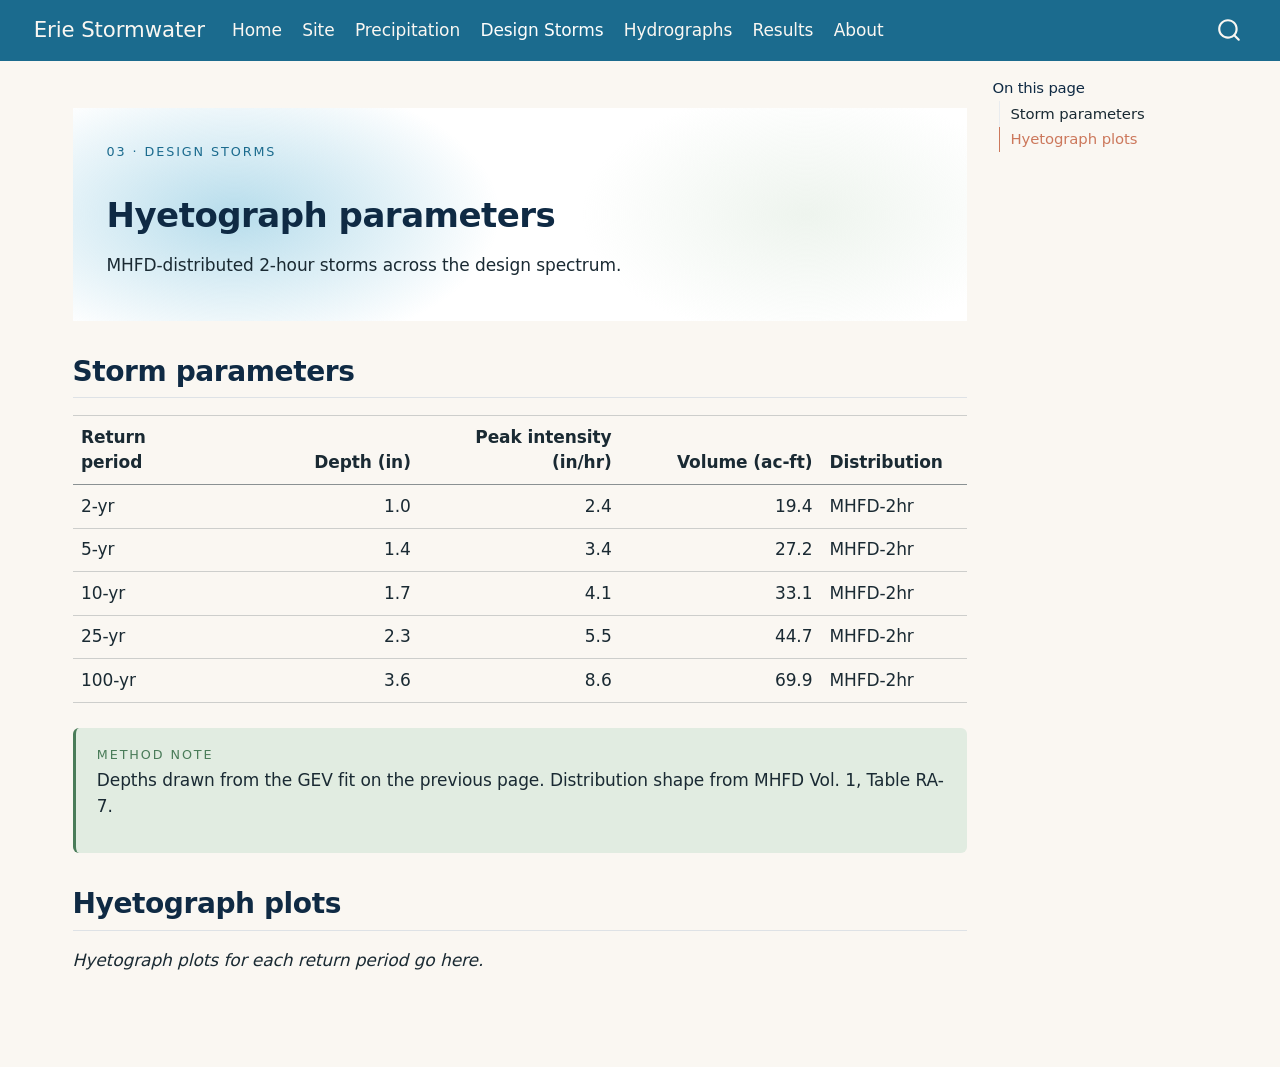
<file: docs/design-storms.html>
<!DOCTYPE html>
<html xmlns="http://www.w3.org/1999/xhtml" lang="en" xml:lang="en"><head>

<meta charset="utf-8">
<meta name="generator" content="quarto-1.8.25">

<meta name="viewport" content="width=device-width, initial-scale=1.0, user-scalable=yes">


<title>design-storms – Erie Stormwater</title>
<style>
code{white-space: pre-wrap;}
span.smallcaps{font-variant: small-caps;}
div.columns{display: flex; gap: min(4vw, 1.5em);}
div.column{flex: auto; overflow-x: auto;}
div.hanging-indent{margin-left: 1.5em; text-indent: -1.5em;}
ul.task-list{list-style: none;}
ul.task-list li input[type="checkbox"] {
  width: 0.8em;
  margin: 0 0.8em 0.2em -1em; /* quarto-specific, see https://github.com/quarto-dev/quarto-cli/issues/4556 */ 
  vertical-align: middle;
}
</style>


<script src="site_libs/quarto-nav/quarto-nav.js"></script>
<script src="site_libs/quarto-nav/headroom.min.js"></script>
<script src="site_libs/clipboard/clipboard.min.js"></script>
<script src="site_libs/quarto-search/autocomplete.umd.js"></script>
<script src="site_libs/quarto-search/fuse.min.js"></script>
<script src="site_libs/quarto-search/quarto-search.js"></script>
<meta name="quarto:offset" content="./">
<script src="site_libs/quarto-html/quarto.js" type="module"></script>
<script src="site_libs/quarto-html/tabsets/tabsets.js" type="module"></script>
<script src="site_libs/quarto-html/axe/axe-check.js" type="module"></script>
<script src="site_libs/quarto-html/popper.min.js"></script>
<script src="site_libs/quarto-html/tippy.umd.min.js"></script>
<script src="site_libs/quarto-html/anchor.min.js"></script>
<link href="site_libs/quarto-html/tippy.css" rel="stylesheet">
<link href="site_libs/quarto-html/quarto-syntax-highlighting-7b89279ff1a6dce999919e0e67d4d9ec.css" rel="stylesheet" id="quarto-text-highlighting-styles">
<script src="site_libs/bootstrap/bootstrap.min.js"></script>
<link href="site_libs/bootstrap/bootstrap-icons.css" rel="stylesheet">
<link href="site_libs/bootstrap/bootstrap-b3a41f2ea93221fda34636c7fd4ad80e.min.css" rel="stylesheet" append-hash="true" id="quarto-bootstrap" data-mode="light">
<script id="quarto-search-options" type="application/json">{
  "location": "navbar",
  "copy-button": false,
  "collapse-after": 3,
  "panel-placement": "end",
  "type": "overlay",
  "limit": 50,
  "keyboard-shortcut": [
    "f",
    "/",
    "s"
  ],
  "show-item-context": false,
  "language": {
    "search-no-results-text": "No results",
    "search-matching-documents-text": "matching documents",
    "search-copy-link-title": "Copy link to search",
    "search-hide-matches-text": "Hide additional matches",
    "search-more-match-text": "more match in this document",
    "search-more-matches-text": "more matches in this document",
    "search-clear-button-title": "Clear",
    "search-text-placeholder": "",
    "search-detached-cancel-button-title": "Cancel",
    "search-submit-button-title": "Submit",
    "search-label": "Search"
  }
}</script>


</head>

<body class="nav-fixed quarto-light">

<div id="quarto-search-results"></div>
  <header id="quarto-header" class="headroom fixed-top">
    <nav class="navbar navbar-expand-lg " data-bs-theme="dark">
      <div class="navbar-container container-fluid">
      <div class="navbar-brand-container mx-auto">
    <a href="./index.html" class="navbar-brand navbar-brand-logo">
    </a>
    <a class="navbar-brand" href="./index.html">
    <span class="navbar-title">Erie Stormwater</span>
    </a>
  </div>
            <div id="quarto-search" class="" title="Search"></div>
          <button class="navbar-toggler" type="button" data-bs-toggle="collapse" data-bs-target="#navbarCollapse" aria-controls="navbarCollapse" role="menu" aria-expanded="false" aria-label="Toggle navigation" onclick="if (window.quartoToggleHeadroom) { window.quartoToggleHeadroom(); }">
  <span class="navbar-toggler-icon"></span>
</button>
          <div class="collapse navbar-collapse" id="navbarCollapse">
            <ul class="navbar-nav navbar-nav-scroll me-auto">
  <li class="nav-item">
    <a class="nav-link" href="./index.html"> 
<span class="menu-text">Home</span></a>
  </li>  
  <li class="nav-item">
    <a class="nav-link" href="./site.html"> 
<span class="menu-text">Site</span></a>
  </li>  
  <li class="nav-item">
    <a class="nav-link" href="./precipitation.html"> 
<span class="menu-text">Precipitation</span></a>
  </li>  
  <li class="nav-item">
    <a class="nav-link active" href="./design-storms.html" aria-current="page"> 
<span class="menu-text">Design Storms</span></a>
  </li>  
  <li class="nav-item">
    <a class="nav-link" href="./hydrographs.html"> 
<span class="menu-text">Hydrographs</span></a>
  </li>  
  <li class="nav-item">
    <a class="nav-link" href="./results.html"> 
<span class="menu-text">Results</span></a>
  </li>  
  <li class="nav-item">
    <a class="nav-link" href="./about.html"> 
<span class="menu-text">About</span></a>
  </li>  
</ul>
          </div> <!-- /navcollapse -->
            <div class="quarto-navbar-tools">
</div>
      </div> <!-- /container-fluid -->
    </nav>
</header>
<!-- content -->
<div id="quarto-content" class="quarto-container page-columns page-rows-contents page-layout-full page-navbar">
<!-- sidebar -->
<!-- margin-sidebar -->
    <div id="quarto-margin-sidebar" class="sidebar margin-sidebar">
        <nav id="TOC" role="doc-toc" class="toc-active">
    <h2 id="toc-title">On this page</h2>
   
  <ul>
  <li><a href="#storm-parameters" id="toc-storm-parameters" class="nav-link active" data-scroll-target="#storm-parameters">Storm parameters</a></li>
  <li><a href="#hyetograph-plots" id="toc-hyetograph-plots" class="nav-link" data-scroll-target="#hyetograph-plots">Hyetograph plots</a></li>
  </ul>
</nav>
    </div>
<!-- main -->
<main class="content column-page-left" id="quarto-document-content"><header id="title-block-header" class="quarto-title-block"></header>




<div class="page-header-ocean">
<p><span class="eyebrow">03 · Design storms</span></p>
<section id="hyetograph-parameters" class="level1">
<h1>Hyetograph parameters</h1>
<p>MHFD-distributed 2-hour storms across the design spectrum.</p>
</section>
</div>
<section id="storm-parameters" class="level2">
<h2 class="anchored" data-anchor-id="storm-parameters">Storm parameters</h2>
<table class="caption-top table">
<colgroup>
<col style="width: 16%">
<col style="width: 22%">
<col style="width: 22%">
<col style="width: 22%">
<col style="width: 16%">
</colgroup>
<thead>
<tr class="header">
<th>Return period</th>
<th style="text-align: right;">Depth (in)</th>
<th style="text-align: right;">Peak intensity (in/hr)</th>
<th style="text-align: right;">Volume (ac-ft)</th>
<th>Distribution</th>
</tr>
</thead>
<tbody>
<tr class="odd">
<td>2-yr</td>
<td style="text-align: right;">1.0</td>
<td style="text-align: right;">2.4</td>
<td style="text-align: right;">19.4</td>
<td>MHFD-2hr</td>
</tr>
<tr class="even">
<td>5-yr</td>
<td style="text-align: right;">1.4</td>
<td style="text-align: right;">3.4</td>
<td style="text-align: right;">27.2</td>
<td>MHFD-2hr</td>
</tr>
<tr class="odd">
<td>10-yr</td>
<td style="text-align: right;">1.7</td>
<td style="text-align: right;">4.1</td>
<td style="text-align: right;">33.1</td>
<td>MHFD-2hr</td>
</tr>
<tr class="even">
<td>25-yr</td>
<td style="text-align: right;">2.3</td>
<td style="text-align: right;">5.5</td>
<td style="text-align: right;">44.7</td>
<td>MHFD-2hr</td>
</tr>
<tr class="odd">
<td>100-yr</td>
<td style="text-align: right;">3.6</td>
<td style="text-align: right;">8.6</td>
<td style="text-align: right;">69.9</td>
<td>MHFD-2hr</td>
</tr>
</tbody>
</table>
<div class="callout-sage">
<p><span class="eyebrow">Method note</span> Depths drawn from the GEV fit on the previous page. Distribution shape from MHFD Vol. 1, Table RA-7.</p>
</div>
</section>
<section id="hyetograph-plots" class="level2">
<h2 class="anchored" data-anchor-id="hyetograph-plots">Hyetograph plots</h2>
<p><em>Hyetograph plots for each return period go here.</em></p>


</section>

</main> <!-- /main -->
<script id="quarto-html-after-body" type="application/javascript">
  window.document.addEventListener("DOMContentLoaded", function (event) {
    const icon = "";
    const anchorJS = new window.AnchorJS();
    anchorJS.options = {
      placement: 'right',
      icon: icon
    };
    anchorJS.add('.anchored');
    const isCodeAnnotation = (el) => {
      for (const clz of el.classList) {
        if (clz.startsWith('code-annotation-')) {                     
          return true;
        }
      }
      return false;
    }
    const onCopySuccess = function(e) {
      // button target
      const button = e.trigger;
      // don't keep focus
      button.blur();
      // flash "checked"
      button.classList.add('code-copy-button-checked');
      var currentTitle = button.getAttribute("title");
      button.setAttribute("title", "Copied!");
      let tooltip;
      if (window.bootstrap) {
        button.setAttribute("data-bs-toggle", "tooltip");
        button.setAttribute("data-bs-placement", "left");
        button.setAttribute("data-bs-title", "Copied!");
        tooltip = new bootstrap.Tooltip(button, 
          { trigger: "manual", 
            customClass: "code-copy-button-tooltip",
            offset: [0, -8]});
        tooltip.show();    
      }
      setTimeout(function() {
        if (tooltip) {
          tooltip.hide();
          button.removeAttribute("data-bs-title");
          button.removeAttribute("data-bs-toggle");
          button.removeAttribute("data-bs-placement");
        }
        button.setAttribute("title", currentTitle);
        button.classList.remove('code-copy-button-checked');
      }, 1000);
      // clear code selection
      e.clearSelection();
    }
    const getTextToCopy = function(trigger) {
      const outerScaffold = trigger.parentElement.cloneNode(true);
      const codeEl = outerScaffold.querySelector('code');
      for (const childEl of codeEl.children) {
        if (isCodeAnnotation(childEl)) {
          childEl.remove();
        }
      }
      return codeEl.innerText;
    }
    const clipboard = new window.ClipboardJS('.code-copy-button:not([data-in-quarto-modal])', {
      text: getTextToCopy
    });
    clipboard.on('success', onCopySuccess);
    if (window.document.getElementById('quarto-embedded-source-code-modal')) {
      const clipboardModal = new window.ClipboardJS('.code-copy-button[data-in-quarto-modal]', {
        text: getTextToCopy,
        container: window.document.getElementById('quarto-embedded-source-code-modal')
      });
      clipboardModal.on('success', onCopySuccess);
    }
      var localhostRegex = new RegExp(/^(?:http|https):\/\/localhost\:?[0-9]*\//);
      var mailtoRegex = new RegExp(/^mailto:/);
        var filterRegex = new RegExp('/' + window.location.host + '/');
      var isInternal = (href) => {
          return filterRegex.test(href) || localhostRegex.test(href) || mailtoRegex.test(href);
      }
      // Inspect non-navigation links and adorn them if external
     var links = window.document.querySelectorAll('a[href]:not(.nav-link):not(.navbar-brand):not(.toc-action):not(.sidebar-link):not(.sidebar-item-toggle):not(.pagination-link):not(.no-external):not([aria-hidden]):not(.dropdown-item):not(.quarto-navigation-tool):not(.about-link)');
      for (var i=0; i<links.length; i++) {
        const link = links[i];
        if (!isInternal(link.href)) {
          // undo the damage that might have been done by quarto-nav.js in the case of
          // links that we want to consider external
          if (link.dataset.originalHref !== undefined) {
            link.href = link.dataset.originalHref;
          }
        }
      }
    function tippyHover(el, contentFn, onTriggerFn, onUntriggerFn) {
      const config = {
        allowHTML: true,
        maxWidth: 500,
        delay: 100,
        arrow: false,
        appendTo: function(el) {
            return el.parentElement;
        },
        interactive: true,
        interactiveBorder: 10,
        theme: 'quarto',
        placement: 'bottom-start',
      };
      if (contentFn) {
        config.content = contentFn;
      }
      if (onTriggerFn) {
        config.onTrigger = onTriggerFn;
      }
      if (onUntriggerFn) {
        config.onUntrigger = onUntriggerFn;
      }
      window.tippy(el, config); 
    }
    const noterefs = window.document.querySelectorAll('a[role="doc-noteref"]');
    for (var i=0; i<noterefs.length; i++) {
      const ref = noterefs[i];
      tippyHover(ref, function() {
        // use id or data attribute instead here
        let href = ref.getAttribute('data-footnote-href') || ref.getAttribute('href');
        try { href = new URL(href).hash; } catch {}
        const id = href.replace(/^#\/?/, "");
        const note = window.document.getElementById(id);
        if (note) {
          return note.innerHTML;
        } else {
          return "";
        }
      });
    }
    const xrefs = window.document.querySelectorAll('a.quarto-xref');
    const processXRef = (id, note) => {
      // Strip column container classes
      const stripColumnClz = (el) => {
        el.classList.remove("page-full", "page-columns");
        if (el.children) {
          for (const child of el.children) {
            stripColumnClz(child);
          }
        }
      }
      stripColumnClz(note)
      if (id === null || id.startsWith('sec-')) {
        // Special case sections, only their first couple elements
        const container = document.createElement("div");
        if (note.children && note.children.length > 2) {
          container.appendChild(note.children[0].cloneNode(true));
          for (let i = 1; i < note.children.length; i++) {
            const child = note.children[i];
            if (child.tagName === "P" && child.innerText === "") {
              continue;
            } else {
              container.appendChild(child.cloneNode(true));
              break;
            }
          }
          if (window.Quarto?.typesetMath) {
            window.Quarto.typesetMath(container);
          }
          return container.innerHTML
        } else {
          if (window.Quarto?.typesetMath) {
            window.Quarto.typesetMath(note);
          }
          return note.innerHTML;
        }
      } else {
        // Remove any anchor links if they are present
        const anchorLink = note.querySelector('a.anchorjs-link');
        if (anchorLink) {
          anchorLink.remove();
        }
        if (window.Quarto?.typesetMath) {
          window.Quarto.typesetMath(note);
        }
        if (note.classList.contains("callout")) {
          return note.outerHTML;
        } else {
          return note.innerHTML;
        }
      }
    }
    for (var i=0; i<xrefs.length; i++) {
      const xref = xrefs[i];
      tippyHover(xref, undefined, function(instance) {
        instance.disable();
        let url = xref.getAttribute('href');
        let hash = undefined; 
        if (url.startsWith('#')) {
          hash = url;
        } else {
          try { hash = new URL(url).hash; } catch {}
        }
        if (hash) {
          const id = hash.replace(/^#\/?/, "");
          const note = window.document.getElementById(id);
          if (note !== null) {
            try {
              const html = processXRef(id, note.cloneNode(true));
              instance.setContent(html);
            } finally {
              instance.enable();
              instance.show();
            }
          } else {
            // See if we can fetch this
            fetch(url.split('#')[0])
            .then(res => res.text())
            .then(html => {
              const parser = new DOMParser();
              const htmlDoc = parser.parseFromString(html, "text/html");
              const note = htmlDoc.getElementById(id);
              if (note !== null) {
                const html = processXRef(id, note);
                instance.setContent(html);
              } 
            }).finally(() => {
              instance.enable();
              instance.show();
            });
          }
        } else {
          // See if we can fetch a full url (with no hash to target)
          // This is a special case and we should probably do some content thinning / targeting
          fetch(url)
          .then(res => res.text())
          .then(html => {
            const parser = new DOMParser();
            const htmlDoc = parser.parseFromString(html, "text/html");
            const note = htmlDoc.querySelector('main.content');
            if (note !== null) {
              // This should only happen for chapter cross references
              // (since there is no id in the URL)
              // remove the first header
              if (note.children.length > 0 && note.children[0].tagName === "HEADER") {
                note.children[0].remove();
              }
              const html = processXRef(null, note);
              instance.setContent(html);
            } 
          }).finally(() => {
            instance.enable();
            instance.show();
          });
        }
      }, function(instance) {
      });
    }
        let selectedAnnoteEl;
        const selectorForAnnotation = ( cell, annotation) => {
          let cellAttr = 'data-code-cell="' + cell + '"';
          let lineAttr = 'data-code-annotation="' +  annotation + '"';
          const selector = 'span[' + cellAttr + '][' + lineAttr + ']';
          return selector;
        }
        const selectCodeLines = (annoteEl) => {
          const doc = window.document;
          const targetCell = annoteEl.getAttribute("data-target-cell");
          const targetAnnotation = annoteEl.getAttribute("data-target-annotation");
          const annoteSpan = window.document.querySelector(selectorForAnnotation(targetCell, targetAnnotation));
          const lines = annoteSpan.getAttribute("data-code-lines").split(",");
          const lineIds = lines.map((line) => {
            return targetCell + "-" + line;
          })
          let top = null;
          let height = null;
          let parent = null;
          if (lineIds.length > 0) {
              //compute the position of the single el (top and bottom and make a div)
              const el = window.document.getElementById(lineIds[0]);
              top = el.offsetTop;
              height = el.offsetHeight;
              parent = el.parentElement.parentElement;
            if (lineIds.length > 1) {
              const lastEl = window.document.getElementById(lineIds[lineIds.length - 1]);
              const bottom = lastEl.offsetTop + lastEl.offsetHeight;
              height = bottom - top;
            }
            if (top !== null && height !== null && parent !== null) {
              // cook up a div (if necessary) and position it 
              let div = window.document.getElementById("code-annotation-line-highlight");
              if (div === null) {
                div = window.document.createElement("div");
                div.setAttribute("id", "code-annotation-line-highlight");
                div.style.position = 'absolute';
                parent.appendChild(div);
              }
              div.style.top = top - 2 + "px";
              div.style.height = height + 4 + "px";
              div.style.left = 0;
              let gutterDiv = window.document.getElementById("code-annotation-line-highlight-gutter");
              if (gutterDiv === null) {
                gutterDiv = window.document.createElement("div");
                gutterDiv.setAttribute("id", "code-annotation-line-highlight-gutter");
                gutterDiv.style.position = 'absolute';
                const codeCell = window.document.getElementById(targetCell);
                const gutter = codeCell.querySelector('.code-annotation-gutter');
                gutter.appendChild(gutterDiv);
              }
              gutterDiv.style.top = top - 2 + "px";
              gutterDiv.style.height = height + 4 + "px";
            }
            selectedAnnoteEl = annoteEl;
          }
        };
        const unselectCodeLines = () => {
          const elementsIds = ["code-annotation-line-highlight", "code-annotation-line-highlight-gutter"];
          elementsIds.forEach((elId) => {
            const div = window.document.getElementById(elId);
            if (div) {
              div.remove();
            }
          });
          selectedAnnoteEl = undefined;
        };
          // Handle positioning of the toggle
      window.addEventListener(
        "resize",
        throttle(() => {
          elRect = undefined;
          if (selectedAnnoteEl) {
            selectCodeLines(selectedAnnoteEl);
          }
        }, 10)
      );
      function throttle(fn, ms) {
      let throttle = false;
      let timer;
        return (...args) => {
          if(!throttle) { // first call gets through
              fn.apply(this, args);
              throttle = true;
          } else { // all the others get throttled
              if(timer) clearTimeout(timer); // cancel #2
              timer = setTimeout(() => {
                fn.apply(this, args);
                timer = throttle = false;
              }, ms);
          }
        };
      }
        // Attach click handler to the DT
        const annoteDls = window.document.querySelectorAll('dt[data-target-cell]');
        for (const annoteDlNode of annoteDls) {
          annoteDlNode.addEventListener('click', (event) => {
            const clickedEl = event.target;
            if (clickedEl !== selectedAnnoteEl) {
              unselectCodeLines();
              const activeEl = window.document.querySelector('dt[data-target-cell].code-annotation-active');
              if (activeEl) {
                activeEl.classList.remove('code-annotation-active');
              }
              selectCodeLines(clickedEl);
              clickedEl.classList.add('code-annotation-active');
            } else {
              // Unselect the line
              unselectCodeLines();
              clickedEl.classList.remove('code-annotation-active');
            }
          });
        }
    const findCites = (el) => {
      const parentEl = el.parentElement;
      if (parentEl) {
        const cites = parentEl.dataset.cites;
        if (cites) {
          return {
            el,
            cites: cites.split(' ')
          };
        } else {
          return findCites(el.parentElement)
        }
      } else {
        return undefined;
      }
    };
    var bibliorefs = window.document.querySelectorAll('a[role="doc-biblioref"]');
    for (var i=0; i<bibliorefs.length; i++) {
      const ref = bibliorefs[i];
      const citeInfo = findCites(ref);
      if (citeInfo) {
        tippyHover(citeInfo.el, function() {
          var popup = window.document.createElement('div');
          citeInfo.cites.forEach(function(cite) {
            var citeDiv = window.document.createElement('div');
            citeDiv.classList.add('hanging-indent');
            citeDiv.classList.add('csl-entry');
            var biblioDiv = window.document.getElementById('ref-' + cite);
            if (biblioDiv) {
              citeDiv.innerHTML = biblioDiv.innerHTML;
            }
            popup.appendChild(citeDiv);
          });
          return popup.innerHTML;
        });
      }
    }
  });
  </script>
</div> <!-- /content -->




</body></html>
</file>
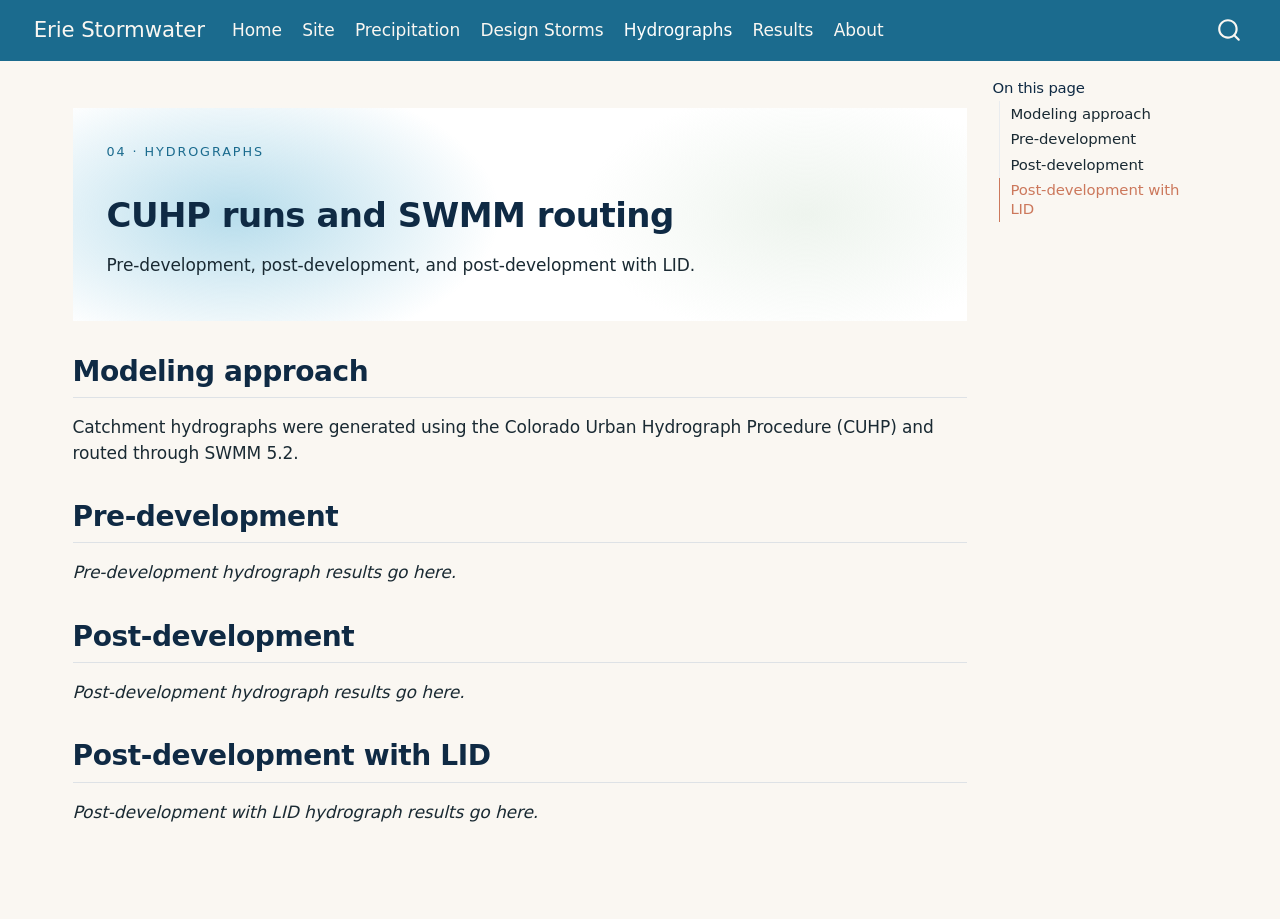
<file: docs/hydrographs.html>
<!DOCTYPE html>
<html xmlns="http://www.w3.org/1999/xhtml" lang="en" xml:lang="en"><head>

<meta charset="utf-8">
<meta name="generator" content="quarto-1.8.25">

<meta name="viewport" content="width=device-width, initial-scale=1.0, user-scalable=yes">


<title>hydrographs – Erie Stormwater</title>
<style>
code{white-space: pre-wrap;}
span.smallcaps{font-variant: small-caps;}
div.columns{display: flex; gap: min(4vw, 1.5em);}
div.column{flex: auto; overflow-x: auto;}
div.hanging-indent{margin-left: 1.5em; text-indent: -1.5em;}
ul.task-list{list-style: none;}
ul.task-list li input[type="checkbox"] {
  width: 0.8em;
  margin: 0 0.8em 0.2em -1em; /* quarto-specific, see https://github.com/quarto-dev/quarto-cli/issues/4556 */ 
  vertical-align: middle;
}
</style>


<script src="site_libs/quarto-nav/quarto-nav.js"></script>
<script src="site_libs/quarto-nav/headroom.min.js"></script>
<script src="site_libs/clipboard/clipboard.min.js"></script>
<script src="site_libs/quarto-search/autocomplete.umd.js"></script>
<script src="site_libs/quarto-search/fuse.min.js"></script>
<script src="site_libs/quarto-search/quarto-search.js"></script>
<meta name="quarto:offset" content="./">
<script src="site_libs/quarto-html/quarto.js" type="module"></script>
<script src="site_libs/quarto-html/tabsets/tabsets.js" type="module"></script>
<script src="site_libs/quarto-html/axe/axe-check.js" type="module"></script>
<script src="site_libs/quarto-html/popper.min.js"></script>
<script src="site_libs/quarto-html/tippy.umd.min.js"></script>
<script src="site_libs/quarto-html/anchor.min.js"></script>
<link href="site_libs/quarto-html/tippy.css" rel="stylesheet">
<link href="site_libs/quarto-html/quarto-syntax-highlighting-7b89279ff1a6dce999919e0e67d4d9ec.css" rel="stylesheet" id="quarto-text-highlighting-styles">
<script src="site_libs/bootstrap/bootstrap.min.js"></script>
<link href="site_libs/bootstrap/bootstrap-icons.css" rel="stylesheet">
<link href="site_libs/bootstrap/bootstrap-b3a41f2ea93221fda34636c7fd4ad80e.min.css" rel="stylesheet" append-hash="true" id="quarto-bootstrap" data-mode="light">
<script id="quarto-search-options" type="application/json">{
  "location": "navbar",
  "copy-button": false,
  "collapse-after": 3,
  "panel-placement": "end",
  "type": "overlay",
  "limit": 50,
  "keyboard-shortcut": [
    "f",
    "/",
    "s"
  ],
  "show-item-context": false,
  "language": {
    "search-no-results-text": "No results",
    "search-matching-documents-text": "matching documents",
    "search-copy-link-title": "Copy link to search",
    "search-hide-matches-text": "Hide additional matches",
    "search-more-match-text": "more match in this document",
    "search-more-matches-text": "more matches in this document",
    "search-clear-button-title": "Clear",
    "search-text-placeholder": "",
    "search-detached-cancel-button-title": "Cancel",
    "search-submit-button-title": "Submit",
    "search-label": "Search"
  }
}</script>


</head>

<body class="nav-fixed quarto-light">

<div id="quarto-search-results"></div>
  <header id="quarto-header" class="headroom fixed-top">
    <nav class="navbar navbar-expand-lg " data-bs-theme="dark">
      <div class="navbar-container container-fluid">
      <div class="navbar-brand-container mx-auto">
    <a href="./index.html" class="navbar-brand navbar-brand-logo">
    </a>
    <a class="navbar-brand" href="./index.html">
    <span class="navbar-title">Erie Stormwater</span>
    </a>
  </div>
            <div id="quarto-search" class="" title="Search"></div>
          <button class="navbar-toggler" type="button" data-bs-toggle="collapse" data-bs-target="#navbarCollapse" aria-controls="navbarCollapse" role="menu" aria-expanded="false" aria-label="Toggle navigation" onclick="if (window.quartoToggleHeadroom) { window.quartoToggleHeadroom(); }">
  <span class="navbar-toggler-icon"></span>
</button>
          <div class="collapse navbar-collapse" id="navbarCollapse">
            <ul class="navbar-nav navbar-nav-scroll me-auto">
  <li class="nav-item">
    <a class="nav-link" href="./index.html"> 
<span class="menu-text">Home</span></a>
  </li>  
  <li class="nav-item">
    <a class="nav-link" href="./site.html"> 
<span class="menu-text">Site</span></a>
  </li>  
  <li class="nav-item">
    <a class="nav-link" href="./precipitation.html"> 
<span class="menu-text">Precipitation</span></a>
  </li>  
  <li class="nav-item">
    <a class="nav-link" href="./design-storms.html"> 
<span class="menu-text">Design Storms</span></a>
  </li>  
  <li class="nav-item">
    <a class="nav-link active" href="./hydrographs.html" aria-current="page"> 
<span class="menu-text">Hydrographs</span></a>
  </li>  
  <li class="nav-item">
    <a class="nav-link" href="./results.html"> 
<span class="menu-text">Results</span></a>
  </li>  
  <li class="nav-item">
    <a class="nav-link" href="./about.html"> 
<span class="menu-text">About</span></a>
  </li>  
</ul>
          </div> <!-- /navcollapse -->
            <div class="quarto-navbar-tools">
</div>
      </div> <!-- /container-fluid -->
    </nav>
</header>
<!-- content -->
<div id="quarto-content" class="quarto-container page-columns page-rows-contents page-layout-full page-navbar">
<!-- sidebar -->
<!-- margin-sidebar -->
    <div id="quarto-margin-sidebar" class="sidebar margin-sidebar">
        <nav id="TOC" role="doc-toc" class="toc-active">
    <h2 id="toc-title">On this page</h2>
   
  <ul>
  <li><a href="#modeling-approach" id="toc-modeling-approach" class="nav-link active" data-scroll-target="#modeling-approach">Modeling approach</a></li>
  <li><a href="#pre-development" id="toc-pre-development" class="nav-link" data-scroll-target="#pre-development">Pre-development</a></li>
  <li><a href="#post-development" id="toc-post-development" class="nav-link" data-scroll-target="#post-development">Post-development</a></li>
  <li><a href="#post-development-with-lid" id="toc-post-development-with-lid" class="nav-link" data-scroll-target="#post-development-with-lid">Post-development with LID</a></li>
  </ul>
</nav>
    </div>
<!-- main -->
<main class="content column-page-left" id="quarto-document-content"><header id="title-block-header" class="quarto-title-block"></header>




<div class="page-header-ocean">
<p><span class="eyebrow">04 · Hydrographs</span></p>
<section id="cuhp-runs-and-swmm-routing" class="level1">
<h1>CUHP runs and SWMM routing</h1>
<p>Pre-development, post-development, and post-development with LID.</p>
</section>
</div>
<section id="modeling-approach" class="level2">
<h2 class="anchored" data-anchor-id="modeling-approach">Modeling approach</h2>
<p>Catchment hydrographs were generated using the Colorado Urban Hydrograph Procedure (CUHP) and routed through SWMM 5.2.</p>
</section>
<section id="pre-development" class="level2">
<h2 class="anchored" data-anchor-id="pre-development">Pre-development</h2>
<p><em>Pre-development hydrograph results go here.</em></p>
</section>
<section id="post-development" class="level2">
<h2 class="anchored" data-anchor-id="post-development">Post-development</h2>
<p><em>Post-development hydrograph results go here.</em></p>
</section>
<section id="post-development-with-lid" class="level2">
<h2 class="anchored" data-anchor-id="post-development-with-lid">Post-development with LID</h2>
<p><em>Post-development with LID hydrograph results go here.</em></p>


</section>

</main> <!-- /main -->
<script id="quarto-html-after-body" type="application/javascript">
  window.document.addEventListener("DOMContentLoaded", function (event) {
    const icon = "";
    const anchorJS = new window.AnchorJS();
    anchorJS.options = {
      placement: 'right',
      icon: icon
    };
    anchorJS.add('.anchored');
    const isCodeAnnotation = (el) => {
      for (const clz of el.classList) {
        if (clz.startsWith('code-annotation-')) {                     
          return true;
        }
      }
      return false;
    }
    const onCopySuccess = function(e) {
      // button target
      const button = e.trigger;
      // don't keep focus
      button.blur();
      // flash "checked"
      button.classList.add('code-copy-button-checked');
      var currentTitle = button.getAttribute("title");
      button.setAttribute("title", "Copied!");
      let tooltip;
      if (window.bootstrap) {
        button.setAttribute("data-bs-toggle", "tooltip");
        button.setAttribute("data-bs-placement", "left");
        button.setAttribute("data-bs-title", "Copied!");
        tooltip = new bootstrap.Tooltip(button, 
          { trigger: "manual", 
            customClass: "code-copy-button-tooltip",
            offset: [0, -8]});
        tooltip.show();    
      }
      setTimeout(function() {
        if (tooltip) {
          tooltip.hide();
          button.removeAttribute("data-bs-title");
          button.removeAttribute("data-bs-toggle");
          button.removeAttribute("data-bs-placement");
        }
        button.setAttribute("title", currentTitle);
        button.classList.remove('code-copy-button-checked');
      }, 1000);
      // clear code selection
      e.clearSelection();
    }
    const getTextToCopy = function(trigger) {
      const outerScaffold = trigger.parentElement.cloneNode(true);
      const codeEl = outerScaffold.querySelector('code');
      for (const childEl of codeEl.children) {
        if (isCodeAnnotation(childEl)) {
          childEl.remove();
        }
      }
      return codeEl.innerText;
    }
    const clipboard = new window.ClipboardJS('.code-copy-button:not([data-in-quarto-modal])', {
      text: getTextToCopy
    });
    clipboard.on('success', onCopySuccess);
    if (window.document.getElementById('quarto-embedded-source-code-modal')) {
      const clipboardModal = new window.ClipboardJS('.code-copy-button[data-in-quarto-modal]', {
        text: getTextToCopy,
        container: window.document.getElementById('quarto-embedded-source-code-modal')
      });
      clipboardModal.on('success', onCopySuccess);
    }
      var localhostRegex = new RegExp(/^(?:http|https):\/\/localhost\:?[0-9]*\//);
      var mailtoRegex = new RegExp(/^mailto:/);
        var filterRegex = new RegExp('/' + window.location.host + '/');
      var isInternal = (href) => {
          return filterRegex.test(href) || localhostRegex.test(href) || mailtoRegex.test(href);
      }
      // Inspect non-navigation links and adorn them if external
     var links = window.document.querySelectorAll('a[href]:not(.nav-link):not(.navbar-brand):not(.toc-action):not(.sidebar-link):not(.sidebar-item-toggle):not(.pagination-link):not(.no-external):not([aria-hidden]):not(.dropdown-item):not(.quarto-navigation-tool):not(.about-link)');
      for (var i=0; i<links.length; i++) {
        const link = links[i];
        if (!isInternal(link.href)) {
          // undo the damage that might have been done by quarto-nav.js in the case of
          // links that we want to consider external
          if (link.dataset.originalHref !== undefined) {
            link.href = link.dataset.originalHref;
          }
        }
      }
    function tippyHover(el, contentFn, onTriggerFn, onUntriggerFn) {
      const config = {
        allowHTML: true,
        maxWidth: 500,
        delay: 100,
        arrow: false,
        appendTo: function(el) {
            return el.parentElement;
        },
        interactive: true,
        interactiveBorder: 10,
        theme: 'quarto',
        placement: 'bottom-start',
      };
      if (contentFn) {
        config.content = contentFn;
      }
      if (onTriggerFn) {
        config.onTrigger = onTriggerFn;
      }
      if (onUntriggerFn) {
        config.onUntrigger = onUntriggerFn;
      }
      window.tippy(el, config); 
    }
    const noterefs = window.document.querySelectorAll('a[role="doc-noteref"]');
    for (var i=0; i<noterefs.length; i++) {
      const ref = noterefs[i];
      tippyHover(ref, function() {
        // use id or data attribute instead here
        let href = ref.getAttribute('data-footnote-href') || ref.getAttribute('href');
        try { href = new URL(href).hash; } catch {}
        const id = href.replace(/^#\/?/, "");
        const note = window.document.getElementById(id);
        if (note) {
          return note.innerHTML;
        } else {
          return "";
        }
      });
    }
    const xrefs = window.document.querySelectorAll('a.quarto-xref');
    const processXRef = (id, note) => {
      // Strip column container classes
      const stripColumnClz = (el) => {
        el.classList.remove("page-full", "page-columns");
        if (el.children) {
          for (const child of el.children) {
            stripColumnClz(child);
          }
        }
      }
      stripColumnClz(note)
      if (id === null || id.startsWith('sec-')) {
        // Special case sections, only their first couple elements
        const container = document.createElement("div");
        if (note.children && note.children.length > 2) {
          container.appendChild(note.children[0].cloneNode(true));
          for (let i = 1; i < note.children.length; i++) {
            const child = note.children[i];
            if (child.tagName === "P" && child.innerText === "") {
              continue;
            } else {
              container.appendChild(child.cloneNode(true));
              break;
            }
          }
          if (window.Quarto?.typesetMath) {
            window.Quarto.typesetMath(container);
          }
          return container.innerHTML
        } else {
          if (window.Quarto?.typesetMath) {
            window.Quarto.typesetMath(note);
          }
          return note.innerHTML;
        }
      } else {
        // Remove any anchor links if they are present
        const anchorLink = note.querySelector('a.anchorjs-link');
        if (anchorLink) {
          anchorLink.remove();
        }
        if (window.Quarto?.typesetMath) {
          window.Quarto.typesetMath(note);
        }
        if (note.classList.contains("callout")) {
          return note.outerHTML;
        } else {
          return note.innerHTML;
        }
      }
    }
    for (var i=0; i<xrefs.length; i++) {
      const xref = xrefs[i];
      tippyHover(xref, undefined, function(instance) {
        instance.disable();
        let url = xref.getAttribute('href');
        let hash = undefined; 
        if (url.startsWith('#')) {
          hash = url;
        } else {
          try { hash = new URL(url).hash; } catch {}
        }
        if (hash) {
          const id = hash.replace(/^#\/?/, "");
          const note = window.document.getElementById(id);
          if (note !== null) {
            try {
              const html = processXRef(id, note.cloneNode(true));
              instance.setContent(html);
            } finally {
              instance.enable();
              instance.show();
            }
          } else {
            // See if we can fetch this
            fetch(url.split('#')[0])
            .then(res => res.text())
            .then(html => {
              const parser = new DOMParser();
              const htmlDoc = parser.parseFromString(html, "text/html");
              const note = htmlDoc.getElementById(id);
              if (note !== null) {
                const html = processXRef(id, note);
                instance.setContent(html);
              } 
            }).finally(() => {
              instance.enable();
              instance.show();
            });
          }
        } else {
          // See if we can fetch a full url (with no hash to target)
          // This is a special case and we should probably do some content thinning / targeting
          fetch(url)
          .then(res => res.text())
          .then(html => {
            const parser = new DOMParser();
            const htmlDoc = parser.parseFromString(html, "text/html");
            const note = htmlDoc.querySelector('main.content');
            if (note !== null) {
              // This should only happen for chapter cross references
              // (since there is no id in the URL)
              // remove the first header
              if (note.children.length > 0 && note.children[0].tagName === "HEADER") {
                note.children[0].remove();
              }
              const html = processXRef(null, note);
              instance.setContent(html);
            } 
          }).finally(() => {
            instance.enable();
            instance.show();
          });
        }
      }, function(instance) {
      });
    }
        let selectedAnnoteEl;
        const selectorForAnnotation = ( cell, annotation) => {
          let cellAttr = 'data-code-cell="' + cell + '"';
          let lineAttr = 'data-code-annotation="' +  annotation + '"';
          const selector = 'span[' + cellAttr + '][' + lineAttr + ']';
          return selector;
        }
        const selectCodeLines = (annoteEl) => {
          const doc = window.document;
          const targetCell = annoteEl.getAttribute("data-target-cell");
          const targetAnnotation = annoteEl.getAttribute("data-target-annotation");
          const annoteSpan = window.document.querySelector(selectorForAnnotation(targetCell, targetAnnotation));
          const lines = annoteSpan.getAttribute("data-code-lines").split(",");
          const lineIds = lines.map((line) => {
            return targetCell + "-" + line;
          })
          let top = null;
          let height = null;
          let parent = null;
          if (lineIds.length > 0) {
              //compute the position of the single el (top and bottom and make a div)
              const el = window.document.getElementById(lineIds[0]);
              top = el.offsetTop;
              height = el.offsetHeight;
              parent = el.parentElement.parentElement;
            if (lineIds.length > 1) {
              const lastEl = window.document.getElementById(lineIds[lineIds.length - 1]);
              const bottom = lastEl.offsetTop + lastEl.offsetHeight;
              height = bottom - top;
            }
            if (top !== null && height !== null && parent !== null) {
              // cook up a div (if necessary) and position it 
              let div = window.document.getElementById("code-annotation-line-highlight");
              if (div === null) {
                div = window.document.createElement("div");
                div.setAttribute("id", "code-annotation-line-highlight");
                div.style.position = 'absolute';
                parent.appendChild(div);
              }
              div.style.top = top - 2 + "px";
              div.style.height = height + 4 + "px";
              div.style.left = 0;
              let gutterDiv = window.document.getElementById("code-annotation-line-highlight-gutter");
              if (gutterDiv === null) {
                gutterDiv = window.document.createElement("div");
                gutterDiv.setAttribute("id", "code-annotation-line-highlight-gutter");
                gutterDiv.style.position = 'absolute';
                const codeCell = window.document.getElementById(targetCell);
                const gutter = codeCell.querySelector('.code-annotation-gutter');
                gutter.appendChild(gutterDiv);
              }
              gutterDiv.style.top = top - 2 + "px";
              gutterDiv.style.height = height + 4 + "px";
            }
            selectedAnnoteEl = annoteEl;
          }
        };
        const unselectCodeLines = () => {
          const elementsIds = ["code-annotation-line-highlight", "code-annotation-line-highlight-gutter"];
          elementsIds.forEach((elId) => {
            const div = window.document.getElementById(elId);
            if (div) {
              div.remove();
            }
          });
          selectedAnnoteEl = undefined;
        };
          // Handle positioning of the toggle
      window.addEventListener(
        "resize",
        throttle(() => {
          elRect = undefined;
          if (selectedAnnoteEl) {
            selectCodeLines(selectedAnnoteEl);
          }
        }, 10)
      );
      function throttle(fn, ms) {
      let throttle = false;
      let timer;
        return (...args) => {
          if(!throttle) { // first call gets through
              fn.apply(this, args);
              throttle = true;
          } else { // all the others get throttled
              if(timer) clearTimeout(timer); // cancel #2
              timer = setTimeout(() => {
                fn.apply(this, args);
                timer = throttle = false;
              }, ms);
          }
        };
      }
        // Attach click handler to the DT
        const annoteDls = window.document.querySelectorAll('dt[data-target-cell]');
        for (const annoteDlNode of annoteDls) {
          annoteDlNode.addEventListener('click', (event) => {
            const clickedEl = event.target;
            if (clickedEl !== selectedAnnoteEl) {
              unselectCodeLines();
              const activeEl = window.document.querySelector('dt[data-target-cell].code-annotation-active');
              if (activeEl) {
                activeEl.classList.remove('code-annotation-active');
              }
              selectCodeLines(clickedEl);
              clickedEl.classList.add('code-annotation-active');
            } else {
              // Unselect the line
              unselectCodeLines();
              clickedEl.classList.remove('code-annotation-active');
            }
          });
        }
    const findCites = (el) => {
      const parentEl = el.parentElement;
      if (parentEl) {
        const cites = parentEl.dataset.cites;
        if (cites) {
          return {
            el,
            cites: cites.split(' ')
          };
        } else {
          return findCites(el.parentElement)
        }
      } else {
        return undefined;
      }
    };
    var bibliorefs = window.document.querySelectorAll('a[role="doc-biblioref"]');
    for (var i=0; i<bibliorefs.length; i++) {
      const ref = bibliorefs[i];
      const citeInfo = findCites(ref);
      if (citeInfo) {
        tippyHover(citeInfo.el, function() {
          var popup = window.document.createElement('div');
          citeInfo.cites.forEach(function(cite) {
            var citeDiv = window.document.createElement('div');
            citeDiv.classList.add('hanging-indent');
            citeDiv.classList.add('csl-entry');
            var biblioDiv = window.document.getElementById('ref-' + cite);
            if (biblioDiv) {
              citeDiv.innerHTML = biblioDiv.innerHTML;
            }
            popup.appendChild(citeDiv);
          });
          return popup.innerHTML;
        });
      }
    }
  });
  </script>
</div> <!-- /content -->




</body></html>
</file>
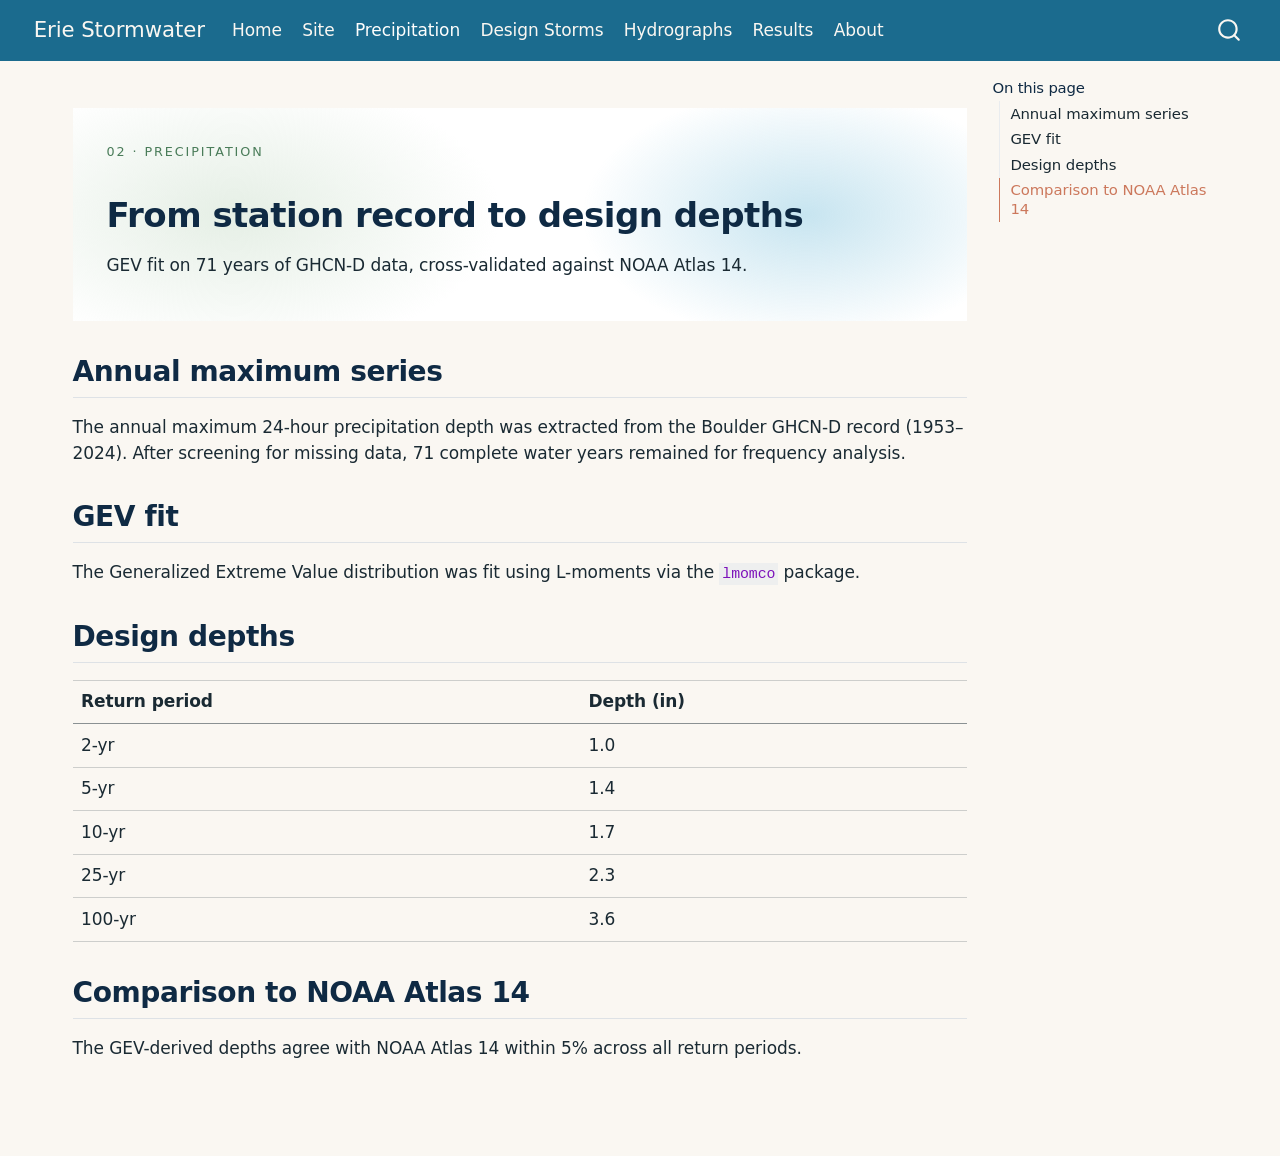
<file: docs/precipitation.html>
<!DOCTYPE html>
<html xmlns="http://www.w3.org/1999/xhtml" lang="en" xml:lang="en"><head>

<meta charset="utf-8">
<meta name="generator" content="quarto-1.8.25">

<meta name="viewport" content="width=device-width, initial-scale=1.0, user-scalable=yes">


<title>precipitation – Erie Stormwater</title>
<style>
code{white-space: pre-wrap;}
span.smallcaps{font-variant: small-caps;}
div.columns{display: flex; gap: min(4vw, 1.5em);}
div.column{flex: auto; overflow-x: auto;}
div.hanging-indent{margin-left: 1.5em; text-indent: -1.5em;}
ul.task-list{list-style: none;}
ul.task-list li input[type="checkbox"] {
  width: 0.8em;
  margin: 0 0.8em 0.2em -1em; /* quarto-specific, see https://github.com/quarto-dev/quarto-cli/issues/4556 */ 
  vertical-align: middle;
}
</style>


<script src="site_libs/quarto-nav/quarto-nav.js"></script>
<script src="site_libs/quarto-nav/headroom.min.js"></script>
<script src="site_libs/clipboard/clipboard.min.js"></script>
<script src="site_libs/quarto-search/autocomplete.umd.js"></script>
<script src="site_libs/quarto-search/fuse.min.js"></script>
<script src="site_libs/quarto-search/quarto-search.js"></script>
<meta name="quarto:offset" content="./">
<script src="site_libs/quarto-html/quarto.js" type="module"></script>
<script src="site_libs/quarto-html/tabsets/tabsets.js" type="module"></script>
<script src="site_libs/quarto-html/axe/axe-check.js" type="module"></script>
<script src="site_libs/quarto-html/popper.min.js"></script>
<script src="site_libs/quarto-html/tippy.umd.min.js"></script>
<script src="site_libs/quarto-html/anchor.min.js"></script>
<link href="site_libs/quarto-html/tippy.css" rel="stylesheet">
<link href="site_libs/quarto-html/quarto-syntax-highlighting-7b89279ff1a6dce999919e0e67d4d9ec.css" rel="stylesheet" id="quarto-text-highlighting-styles">
<script src="site_libs/bootstrap/bootstrap.min.js"></script>
<link href="site_libs/bootstrap/bootstrap-icons.css" rel="stylesheet">
<link href="site_libs/bootstrap/bootstrap-b3a41f2ea93221fda34636c7fd4ad80e.min.css" rel="stylesheet" append-hash="true" id="quarto-bootstrap" data-mode="light">
<script id="quarto-search-options" type="application/json">{
  "location": "navbar",
  "copy-button": false,
  "collapse-after": 3,
  "panel-placement": "end",
  "type": "overlay",
  "limit": 50,
  "keyboard-shortcut": [
    "f",
    "/",
    "s"
  ],
  "show-item-context": false,
  "language": {
    "search-no-results-text": "No results",
    "search-matching-documents-text": "matching documents",
    "search-copy-link-title": "Copy link to search",
    "search-hide-matches-text": "Hide additional matches",
    "search-more-match-text": "more match in this document",
    "search-more-matches-text": "more matches in this document",
    "search-clear-button-title": "Clear",
    "search-text-placeholder": "",
    "search-detached-cancel-button-title": "Cancel",
    "search-submit-button-title": "Submit",
    "search-label": "Search"
  }
}</script>


</head>

<body class="nav-fixed quarto-light">

<div id="quarto-search-results"></div>
  <header id="quarto-header" class="headroom fixed-top">
    <nav class="navbar navbar-expand-lg " data-bs-theme="dark">
      <div class="navbar-container container-fluid">
      <div class="navbar-brand-container mx-auto">
    <a href="./index.html" class="navbar-brand navbar-brand-logo">
    </a>
    <a class="navbar-brand" href="./index.html">
    <span class="navbar-title">Erie Stormwater</span>
    </a>
  </div>
            <div id="quarto-search" class="" title="Search"></div>
          <button class="navbar-toggler" type="button" data-bs-toggle="collapse" data-bs-target="#navbarCollapse" aria-controls="navbarCollapse" role="menu" aria-expanded="false" aria-label="Toggle navigation" onclick="if (window.quartoToggleHeadroom) { window.quartoToggleHeadroom(); }">
  <span class="navbar-toggler-icon"></span>
</button>
          <div class="collapse navbar-collapse" id="navbarCollapse">
            <ul class="navbar-nav navbar-nav-scroll me-auto">
  <li class="nav-item">
    <a class="nav-link" href="./index.html"> 
<span class="menu-text">Home</span></a>
  </li>  
  <li class="nav-item">
    <a class="nav-link" href="./site.html"> 
<span class="menu-text">Site</span></a>
  </li>  
  <li class="nav-item">
    <a class="nav-link active" href="./precipitation.html" aria-current="page"> 
<span class="menu-text">Precipitation</span></a>
  </li>  
  <li class="nav-item">
    <a class="nav-link" href="./design-storms.html"> 
<span class="menu-text">Design Storms</span></a>
  </li>  
  <li class="nav-item">
    <a class="nav-link" href="./hydrographs.html"> 
<span class="menu-text">Hydrographs</span></a>
  </li>  
  <li class="nav-item">
    <a class="nav-link" href="./results.html"> 
<span class="menu-text">Results</span></a>
  </li>  
  <li class="nav-item">
    <a class="nav-link" href="./about.html"> 
<span class="menu-text">About</span></a>
  </li>  
</ul>
          </div> <!-- /navcollapse -->
            <div class="quarto-navbar-tools">
</div>
      </div> <!-- /container-fluid -->
    </nav>
</header>
<!-- content -->
<div id="quarto-content" class="quarto-container page-columns page-rows-contents page-layout-full page-navbar">
<!-- sidebar -->
<!-- margin-sidebar -->
    <div id="quarto-margin-sidebar" class="sidebar margin-sidebar">
        <nav id="TOC" role="doc-toc" class="toc-active">
    <h2 id="toc-title">On this page</h2>
   
  <ul>
  <li><a href="#annual-maximum-series" id="toc-annual-maximum-series" class="nav-link active" data-scroll-target="#annual-maximum-series">Annual maximum series</a></li>
  <li><a href="#gev-fit" id="toc-gev-fit" class="nav-link" data-scroll-target="#gev-fit">GEV fit</a></li>
  <li><a href="#design-depths" id="toc-design-depths" class="nav-link" data-scroll-target="#design-depths">Design depths</a></li>
  <li><a href="#comparison-to-noaa-atlas-14" id="toc-comparison-to-noaa-atlas-14" class="nav-link" data-scroll-target="#comparison-to-noaa-atlas-14">Comparison to NOAA Atlas 14</a></li>
  </ul>
</nav>
    </div>
<!-- main -->
<main class="content column-page-left" id="quarto-document-content"><header id="title-block-header" class="quarto-title-block"></header>




<div class="page-header-sage">
<p><span class="eyebrow eyebrow-sage">02 · Precipitation</span></p>
<section id="from-station-record-to-design-depths" class="level1">
<h1>From station record to design depths</h1>
<p>GEV fit on 71 years of GHCN-D data, cross-validated against NOAA Atlas 14.</p>
</section>
</div>
<section id="annual-maximum-series" class="level2">
<h2 class="anchored" data-anchor-id="annual-maximum-series">Annual maximum series</h2>
<p>The annual maximum 24-hour precipitation depth was extracted from the Boulder GHCN-D record (1953–2024). After screening for missing data, 71 complete water years remained for frequency analysis.</p>
</section>
<section id="gev-fit" class="level2">
<h2 class="anchored" data-anchor-id="gev-fit">GEV fit</h2>
<p>The Generalized Extreme Value distribution was fit using L-moments via the <code>lmomco</code> package.</p>
</section>
<section id="design-depths" class="level2">
<h2 class="anchored" data-anchor-id="design-depths">Design depths</h2>
<table class="caption-top table">
<thead>
<tr class="header">
<th>Return period</th>
<th>Depth (in)</th>
</tr>
</thead>
<tbody>
<tr class="odd">
<td>2-yr</td>
<td>1.0</td>
</tr>
<tr class="even">
<td>5-yr</td>
<td>1.4</td>
</tr>
<tr class="odd">
<td>10-yr</td>
<td>1.7</td>
</tr>
<tr class="even">
<td>25-yr</td>
<td>2.3</td>
</tr>
<tr class="odd">
<td>100-yr</td>
<td>3.6</td>
</tr>
</tbody>
</table>
</section>
<section id="comparison-to-noaa-atlas-14" class="level2">
<h2 class="anchored" data-anchor-id="comparison-to-noaa-atlas-14">Comparison to NOAA Atlas 14</h2>
<p>The GEV-derived depths agree with NOAA Atlas 14 within 5% across all return periods.</p>


</section>

</main> <!-- /main -->
<script id="quarto-html-after-body" type="application/javascript">
  window.document.addEventListener("DOMContentLoaded", function (event) {
    const icon = "";
    const anchorJS = new window.AnchorJS();
    anchorJS.options = {
      placement: 'right',
      icon: icon
    };
    anchorJS.add('.anchored');
    const isCodeAnnotation = (el) => {
      for (const clz of el.classList) {
        if (clz.startsWith('code-annotation-')) {                     
          return true;
        }
      }
      return false;
    }
    const onCopySuccess = function(e) {
      // button target
      const button = e.trigger;
      // don't keep focus
      button.blur();
      // flash "checked"
      button.classList.add('code-copy-button-checked');
      var currentTitle = button.getAttribute("title");
      button.setAttribute("title", "Copied!");
      let tooltip;
      if (window.bootstrap) {
        button.setAttribute("data-bs-toggle", "tooltip");
        button.setAttribute("data-bs-placement", "left");
        button.setAttribute("data-bs-title", "Copied!");
        tooltip = new bootstrap.Tooltip(button, 
          { trigger: "manual", 
            customClass: "code-copy-button-tooltip",
            offset: [0, -8]});
        tooltip.show();    
      }
      setTimeout(function() {
        if (tooltip) {
          tooltip.hide();
          button.removeAttribute("data-bs-title");
          button.removeAttribute("data-bs-toggle");
          button.removeAttribute("data-bs-placement");
        }
        button.setAttribute("title", currentTitle);
        button.classList.remove('code-copy-button-checked');
      }, 1000);
      // clear code selection
      e.clearSelection();
    }
    const getTextToCopy = function(trigger) {
      const outerScaffold = trigger.parentElement.cloneNode(true);
      const codeEl = outerScaffold.querySelector('code');
      for (const childEl of codeEl.children) {
        if (isCodeAnnotation(childEl)) {
          childEl.remove();
        }
      }
      return codeEl.innerText;
    }
    const clipboard = new window.ClipboardJS('.code-copy-button:not([data-in-quarto-modal])', {
      text: getTextToCopy
    });
    clipboard.on('success', onCopySuccess);
    if (window.document.getElementById('quarto-embedded-source-code-modal')) {
      const clipboardModal = new window.ClipboardJS('.code-copy-button[data-in-quarto-modal]', {
        text: getTextToCopy,
        container: window.document.getElementById('quarto-embedded-source-code-modal')
      });
      clipboardModal.on('success', onCopySuccess);
    }
      var localhostRegex = new RegExp(/^(?:http|https):\/\/localhost\:?[0-9]*\//);
      var mailtoRegex = new RegExp(/^mailto:/);
        var filterRegex = new RegExp('/' + window.location.host + '/');
      var isInternal = (href) => {
          return filterRegex.test(href) || localhostRegex.test(href) || mailtoRegex.test(href);
      }
      // Inspect non-navigation links and adorn them if external
     var links = window.document.querySelectorAll('a[href]:not(.nav-link):not(.navbar-brand):not(.toc-action):not(.sidebar-link):not(.sidebar-item-toggle):not(.pagination-link):not(.no-external):not([aria-hidden]):not(.dropdown-item):not(.quarto-navigation-tool):not(.about-link)');
      for (var i=0; i<links.length; i++) {
        const link = links[i];
        if (!isInternal(link.href)) {
          // undo the damage that might have been done by quarto-nav.js in the case of
          // links that we want to consider external
          if (link.dataset.originalHref !== undefined) {
            link.href = link.dataset.originalHref;
          }
        }
      }
    function tippyHover(el, contentFn, onTriggerFn, onUntriggerFn) {
      const config = {
        allowHTML: true,
        maxWidth: 500,
        delay: 100,
        arrow: false,
        appendTo: function(el) {
            return el.parentElement;
        },
        interactive: true,
        interactiveBorder: 10,
        theme: 'quarto',
        placement: 'bottom-start',
      };
      if (contentFn) {
        config.content = contentFn;
      }
      if (onTriggerFn) {
        config.onTrigger = onTriggerFn;
      }
      if (onUntriggerFn) {
        config.onUntrigger = onUntriggerFn;
      }
      window.tippy(el, config); 
    }
    const noterefs = window.document.querySelectorAll('a[role="doc-noteref"]');
    for (var i=0; i<noterefs.length; i++) {
      const ref = noterefs[i];
      tippyHover(ref, function() {
        // use id or data attribute instead here
        let href = ref.getAttribute('data-footnote-href') || ref.getAttribute('href');
        try { href = new URL(href).hash; } catch {}
        const id = href.replace(/^#\/?/, "");
        const note = window.document.getElementById(id);
        if (note) {
          return note.innerHTML;
        } else {
          return "";
        }
      });
    }
    const xrefs = window.document.querySelectorAll('a.quarto-xref');
    const processXRef = (id, note) => {
      // Strip column container classes
      const stripColumnClz = (el) => {
        el.classList.remove("page-full", "page-columns");
        if (el.children) {
          for (const child of el.children) {
            stripColumnClz(child);
          }
        }
      }
      stripColumnClz(note)
      if (id === null || id.startsWith('sec-')) {
        // Special case sections, only their first couple elements
        const container = document.createElement("div");
        if (note.children && note.children.length > 2) {
          container.appendChild(note.children[0].cloneNode(true));
          for (let i = 1; i < note.children.length; i++) {
            const child = note.children[i];
            if (child.tagName === "P" && child.innerText === "") {
              continue;
            } else {
              container.appendChild(child.cloneNode(true));
              break;
            }
          }
          if (window.Quarto?.typesetMath) {
            window.Quarto.typesetMath(container);
          }
          return container.innerHTML
        } else {
          if (window.Quarto?.typesetMath) {
            window.Quarto.typesetMath(note);
          }
          return note.innerHTML;
        }
      } else {
        // Remove any anchor links if they are present
        const anchorLink = note.querySelector('a.anchorjs-link');
        if (anchorLink) {
          anchorLink.remove();
        }
        if (window.Quarto?.typesetMath) {
          window.Quarto.typesetMath(note);
        }
        if (note.classList.contains("callout")) {
          return note.outerHTML;
        } else {
          return note.innerHTML;
        }
      }
    }
    for (var i=0; i<xrefs.length; i++) {
      const xref = xrefs[i];
      tippyHover(xref, undefined, function(instance) {
        instance.disable();
        let url = xref.getAttribute('href');
        let hash = undefined; 
        if (url.startsWith('#')) {
          hash = url;
        } else {
          try { hash = new URL(url).hash; } catch {}
        }
        if (hash) {
          const id = hash.replace(/^#\/?/, "");
          const note = window.document.getElementById(id);
          if (note !== null) {
            try {
              const html = processXRef(id, note.cloneNode(true));
              instance.setContent(html);
            } finally {
              instance.enable();
              instance.show();
            }
          } else {
            // See if we can fetch this
            fetch(url.split('#')[0])
            .then(res => res.text())
            .then(html => {
              const parser = new DOMParser();
              const htmlDoc = parser.parseFromString(html, "text/html");
              const note = htmlDoc.getElementById(id);
              if (note !== null) {
                const html = processXRef(id, note);
                instance.setContent(html);
              } 
            }).finally(() => {
              instance.enable();
              instance.show();
            });
          }
        } else {
          // See if we can fetch a full url (with no hash to target)
          // This is a special case and we should probably do some content thinning / targeting
          fetch(url)
          .then(res => res.text())
          .then(html => {
            const parser = new DOMParser();
            const htmlDoc = parser.parseFromString(html, "text/html");
            const note = htmlDoc.querySelector('main.content');
            if (note !== null) {
              // This should only happen for chapter cross references
              // (since there is no id in the URL)
              // remove the first header
              if (note.children.length > 0 && note.children[0].tagName === "HEADER") {
                note.children[0].remove();
              }
              const html = processXRef(null, note);
              instance.setContent(html);
            } 
          }).finally(() => {
            instance.enable();
            instance.show();
          });
        }
      }, function(instance) {
      });
    }
        let selectedAnnoteEl;
        const selectorForAnnotation = ( cell, annotation) => {
          let cellAttr = 'data-code-cell="' + cell + '"';
          let lineAttr = 'data-code-annotation="' +  annotation + '"';
          const selector = 'span[' + cellAttr + '][' + lineAttr + ']';
          return selector;
        }
        const selectCodeLines = (annoteEl) => {
          const doc = window.document;
          const targetCell = annoteEl.getAttribute("data-target-cell");
          const targetAnnotation = annoteEl.getAttribute("data-target-annotation");
          const annoteSpan = window.document.querySelector(selectorForAnnotation(targetCell, targetAnnotation));
          const lines = annoteSpan.getAttribute("data-code-lines").split(",");
          const lineIds = lines.map((line) => {
            return targetCell + "-" + line;
          })
          let top = null;
          let height = null;
          let parent = null;
          if (lineIds.length > 0) {
              //compute the position of the single el (top and bottom and make a div)
              const el = window.document.getElementById(lineIds[0]);
              top = el.offsetTop;
              height = el.offsetHeight;
              parent = el.parentElement.parentElement;
            if (lineIds.length > 1) {
              const lastEl = window.document.getElementById(lineIds[lineIds.length - 1]);
              const bottom = lastEl.offsetTop + lastEl.offsetHeight;
              height = bottom - top;
            }
            if (top !== null && height !== null && parent !== null) {
              // cook up a div (if necessary) and position it 
              let div = window.document.getElementById("code-annotation-line-highlight");
              if (div === null) {
                div = window.document.createElement("div");
                div.setAttribute("id", "code-annotation-line-highlight");
                div.style.position = 'absolute';
                parent.appendChild(div);
              }
              div.style.top = top - 2 + "px";
              div.style.height = height + 4 + "px";
              div.style.left = 0;
              let gutterDiv = window.document.getElementById("code-annotation-line-highlight-gutter");
              if (gutterDiv === null) {
                gutterDiv = window.document.createElement("div");
                gutterDiv.setAttribute("id", "code-annotation-line-highlight-gutter");
                gutterDiv.style.position = 'absolute';
                const codeCell = window.document.getElementById(targetCell);
                const gutter = codeCell.querySelector('.code-annotation-gutter');
                gutter.appendChild(gutterDiv);
              }
              gutterDiv.style.top = top - 2 + "px";
              gutterDiv.style.height = height + 4 + "px";
            }
            selectedAnnoteEl = annoteEl;
          }
        };
        const unselectCodeLines = () => {
          const elementsIds = ["code-annotation-line-highlight", "code-annotation-line-highlight-gutter"];
          elementsIds.forEach((elId) => {
            const div = window.document.getElementById(elId);
            if (div) {
              div.remove();
            }
          });
          selectedAnnoteEl = undefined;
        };
          // Handle positioning of the toggle
      window.addEventListener(
        "resize",
        throttle(() => {
          elRect = undefined;
          if (selectedAnnoteEl) {
            selectCodeLines(selectedAnnoteEl);
          }
        }, 10)
      );
      function throttle(fn, ms) {
      let throttle = false;
      let timer;
        return (...args) => {
          if(!throttle) { // first call gets through
              fn.apply(this, args);
              throttle = true;
          } else { // all the others get throttled
              if(timer) clearTimeout(timer); // cancel #2
              timer = setTimeout(() => {
                fn.apply(this, args);
                timer = throttle = false;
              }, ms);
          }
        };
      }
        // Attach click handler to the DT
        const annoteDls = window.document.querySelectorAll('dt[data-target-cell]');
        for (const annoteDlNode of annoteDls) {
          annoteDlNode.addEventListener('click', (event) => {
            const clickedEl = event.target;
            if (clickedEl !== selectedAnnoteEl) {
              unselectCodeLines();
              const activeEl = window.document.querySelector('dt[data-target-cell].code-annotation-active');
              if (activeEl) {
                activeEl.classList.remove('code-annotation-active');
              }
              selectCodeLines(clickedEl);
              clickedEl.classList.add('code-annotation-active');
            } else {
              // Unselect the line
              unselectCodeLines();
              clickedEl.classList.remove('code-annotation-active');
            }
          });
        }
    const findCites = (el) => {
      const parentEl = el.parentElement;
      if (parentEl) {
        const cites = parentEl.dataset.cites;
        if (cites) {
          return {
            el,
            cites: cites.split(' ')
          };
        } else {
          return findCites(el.parentElement)
        }
      } else {
        return undefined;
      }
    };
    var bibliorefs = window.document.querySelectorAll('a[role="doc-biblioref"]');
    for (var i=0; i<bibliorefs.length; i++) {
      const ref = bibliorefs[i];
      const citeInfo = findCites(ref);
      if (citeInfo) {
        tippyHover(citeInfo.el, function() {
          var popup = window.document.createElement('div');
          citeInfo.cites.forEach(function(cite) {
            var citeDiv = window.document.createElement('div');
            citeDiv.classList.add('hanging-indent');
            citeDiv.classList.add('csl-entry');
            var biblioDiv = window.document.getElementById('ref-' + cite);
            if (biblioDiv) {
              citeDiv.innerHTML = biblioDiv.innerHTML;
            }
            popup.appendChild(citeDiv);
          });
          return popup.innerHTML;
        });
      }
    }
  });
  </script>
</div> <!-- /content -->




</body></html>
</file>
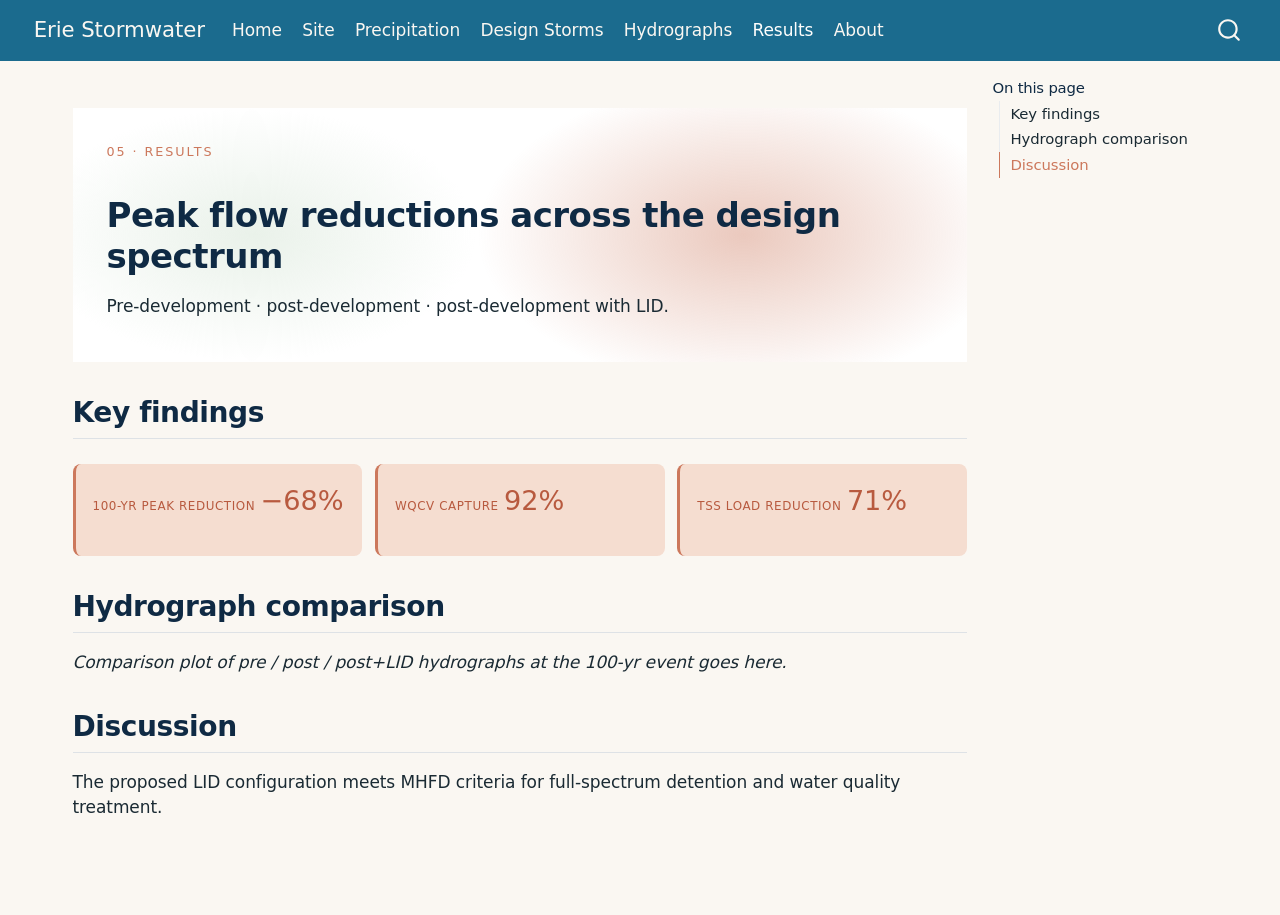
<file: docs/results.html>
<!DOCTYPE html>
<html xmlns="http://www.w3.org/1999/xhtml" lang="en" xml:lang="en"><head>

<meta charset="utf-8">
<meta name="generator" content="quarto-1.8.25">

<meta name="viewport" content="width=device-width, initial-scale=1.0, user-scalable=yes">


<title>results – Erie Stormwater</title>
<style>
code{white-space: pre-wrap;}
span.smallcaps{font-variant: small-caps;}
div.columns{display: flex; gap: min(4vw, 1.5em);}
div.column{flex: auto; overflow-x: auto;}
div.hanging-indent{margin-left: 1.5em; text-indent: -1.5em;}
ul.task-list{list-style: none;}
ul.task-list li input[type="checkbox"] {
  width: 0.8em;
  margin: 0 0.8em 0.2em -1em; /* quarto-specific, see https://github.com/quarto-dev/quarto-cli/issues/4556 */ 
  vertical-align: middle;
}
</style>


<script src="site_libs/quarto-nav/quarto-nav.js"></script>
<script src="site_libs/quarto-nav/headroom.min.js"></script>
<script src="site_libs/clipboard/clipboard.min.js"></script>
<script src="site_libs/quarto-search/autocomplete.umd.js"></script>
<script src="site_libs/quarto-search/fuse.min.js"></script>
<script src="site_libs/quarto-search/quarto-search.js"></script>
<meta name="quarto:offset" content="./">
<script src="site_libs/quarto-html/quarto.js" type="module"></script>
<script src="site_libs/quarto-html/tabsets/tabsets.js" type="module"></script>
<script src="site_libs/quarto-html/axe/axe-check.js" type="module"></script>
<script src="site_libs/quarto-html/popper.min.js"></script>
<script src="site_libs/quarto-html/tippy.umd.min.js"></script>
<script src="site_libs/quarto-html/anchor.min.js"></script>
<link href="site_libs/quarto-html/tippy.css" rel="stylesheet">
<link href="site_libs/quarto-html/quarto-syntax-highlighting-7b89279ff1a6dce999919e0e67d4d9ec.css" rel="stylesheet" id="quarto-text-highlighting-styles">
<script src="site_libs/bootstrap/bootstrap.min.js"></script>
<link href="site_libs/bootstrap/bootstrap-icons.css" rel="stylesheet">
<link href="site_libs/bootstrap/bootstrap-b3a41f2ea93221fda34636c7fd4ad80e.min.css" rel="stylesheet" append-hash="true" id="quarto-bootstrap" data-mode="light">
<script id="quarto-search-options" type="application/json">{
  "location": "navbar",
  "copy-button": false,
  "collapse-after": 3,
  "panel-placement": "end",
  "type": "overlay",
  "limit": 50,
  "keyboard-shortcut": [
    "f",
    "/",
    "s"
  ],
  "show-item-context": false,
  "language": {
    "search-no-results-text": "No results",
    "search-matching-documents-text": "matching documents",
    "search-copy-link-title": "Copy link to search",
    "search-hide-matches-text": "Hide additional matches",
    "search-more-match-text": "more match in this document",
    "search-more-matches-text": "more matches in this document",
    "search-clear-button-title": "Clear",
    "search-text-placeholder": "",
    "search-detached-cancel-button-title": "Cancel",
    "search-submit-button-title": "Submit",
    "search-label": "Search"
  }
}</script>


</head>

<body class="nav-fixed quarto-light">

<div id="quarto-search-results"></div>
  <header id="quarto-header" class="headroom fixed-top">
    <nav class="navbar navbar-expand-lg " data-bs-theme="dark">
      <div class="navbar-container container-fluid">
      <div class="navbar-brand-container mx-auto">
    <a href="./index.html" class="navbar-brand navbar-brand-logo">
    </a>
    <a class="navbar-brand" href="./index.html">
    <span class="navbar-title">Erie Stormwater</span>
    </a>
  </div>
            <div id="quarto-search" class="" title="Search"></div>
          <button class="navbar-toggler" type="button" data-bs-toggle="collapse" data-bs-target="#navbarCollapse" aria-controls="navbarCollapse" role="menu" aria-expanded="false" aria-label="Toggle navigation" onclick="if (window.quartoToggleHeadroom) { window.quartoToggleHeadroom(); }">
  <span class="navbar-toggler-icon"></span>
</button>
          <div class="collapse navbar-collapse" id="navbarCollapse">
            <ul class="navbar-nav navbar-nav-scroll me-auto">
  <li class="nav-item">
    <a class="nav-link" href="./index.html"> 
<span class="menu-text">Home</span></a>
  </li>  
  <li class="nav-item">
    <a class="nav-link" href="./site.html"> 
<span class="menu-text">Site</span></a>
  </li>  
  <li class="nav-item">
    <a class="nav-link" href="./precipitation.html"> 
<span class="menu-text">Precipitation</span></a>
  </li>  
  <li class="nav-item">
    <a class="nav-link" href="./design-storms.html"> 
<span class="menu-text">Design Storms</span></a>
  </li>  
  <li class="nav-item">
    <a class="nav-link" href="./hydrographs.html"> 
<span class="menu-text">Hydrographs</span></a>
  </li>  
  <li class="nav-item">
    <a class="nav-link active" href="./results.html" aria-current="page"> 
<span class="menu-text">Results</span></a>
  </li>  
  <li class="nav-item">
    <a class="nav-link" href="./about.html"> 
<span class="menu-text">About</span></a>
  </li>  
</ul>
          </div> <!-- /navcollapse -->
            <div class="quarto-navbar-tools">
</div>
      </div> <!-- /container-fluid -->
    </nav>
</header>
<!-- content -->
<div id="quarto-content" class="quarto-container page-columns page-rows-contents page-layout-full page-navbar">
<!-- sidebar -->
<!-- margin-sidebar -->
    <div id="quarto-margin-sidebar" class="sidebar margin-sidebar">
        <nav id="TOC" role="doc-toc" class="toc-active">
    <h2 id="toc-title">On this page</h2>
   
  <ul>
  <li><a href="#key-findings" id="toc-key-findings" class="nav-link active" data-scroll-target="#key-findings">Key findings</a></li>
  <li><a href="#hydrograph-comparison" id="toc-hydrograph-comparison" class="nav-link" data-scroll-target="#hydrograph-comparison">Hydrograph comparison</a></li>
  <li><a href="#discussion" id="toc-discussion" class="nav-link" data-scroll-target="#discussion">Discussion</a></li>
  </ul>
</nav>
    </div>
<!-- main -->
<main class="content column-page-left" id="quarto-document-content"><header id="title-block-header" class="quarto-title-block"></header>




<div class="page-header-coral">
<p><span class="eyebrow eyebrow-coral">05 · Results</span></p>
<section id="peak-flow-reductions-across-the-design-spectrum" class="level1">
<h1>Peak flow reductions across the design spectrum</h1>
<p>Pre-development · post-development · post-development with LID.</p>
</section>
</div>
<section id="key-findings" class="level2">
<h2 class="anchored" data-anchor-id="key-findings">Key findings</h2>
<div class="stat-grid">
<div class="stat-card coral">
<p><span class="label">100-yr peak reduction</span> <span class="stat">−68%</span></p>
</div>
<div class="stat-card coral">
<p><span class="label">WQCV capture</span> <span class="stat">92%</span></p>
</div>
<div class="stat-card coral">
<p><span class="label">TSS load reduction</span> <span class="stat">71%</span></p>
</div>
</div>
</section>
<section id="hydrograph-comparison" class="level2">
<h2 class="anchored" data-anchor-id="hydrograph-comparison">Hydrograph comparison</h2>
<p><em>Comparison plot of pre / post / post+LID hydrographs at the 100-yr event goes here.</em></p>
</section>
<section id="discussion" class="level2">
<h2 class="anchored" data-anchor-id="discussion">Discussion</h2>
<p>The proposed LID configuration meets MHFD criteria for full-spectrum detention and water quality treatment.</p>


</section>

</main> <!-- /main -->
<script id="quarto-html-after-body" type="application/javascript">
  window.document.addEventListener("DOMContentLoaded", function (event) {
    const icon = "";
    const anchorJS = new window.AnchorJS();
    anchorJS.options = {
      placement: 'right',
      icon: icon
    };
    anchorJS.add('.anchored');
    const isCodeAnnotation = (el) => {
      for (const clz of el.classList) {
        if (clz.startsWith('code-annotation-')) {                     
          return true;
        }
      }
      return false;
    }
    const onCopySuccess = function(e) {
      // button target
      const button = e.trigger;
      // don't keep focus
      button.blur();
      // flash "checked"
      button.classList.add('code-copy-button-checked');
      var currentTitle = button.getAttribute("title");
      button.setAttribute("title", "Copied!");
      let tooltip;
      if (window.bootstrap) {
        button.setAttribute("data-bs-toggle", "tooltip");
        button.setAttribute("data-bs-placement", "left");
        button.setAttribute("data-bs-title", "Copied!");
        tooltip = new bootstrap.Tooltip(button, 
          { trigger: "manual", 
            customClass: "code-copy-button-tooltip",
            offset: [0, -8]});
        tooltip.show();    
      }
      setTimeout(function() {
        if (tooltip) {
          tooltip.hide();
          button.removeAttribute("data-bs-title");
          button.removeAttribute("data-bs-toggle");
          button.removeAttribute("data-bs-placement");
        }
        button.setAttribute("title", currentTitle);
        button.classList.remove('code-copy-button-checked');
      }, 1000);
      // clear code selection
      e.clearSelection();
    }
    const getTextToCopy = function(trigger) {
      const outerScaffold = trigger.parentElement.cloneNode(true);
      const codeEl = outerScaffold.querySelector('code');
      for (const childEl of codeEl.children) {
        if (isCodeAnnotation(childEl)) {
          childEl.remove();
        }
      }
      return codeEl.innerText;
    }
    const clipboard = new window.ClipboardJS('.code-copy-button:not([data-in-quarto-modal])', {
      text: getTextToCopy
    });
    clipboard.on('success', onCopySuccess);
    if (window.document.getElementById('quarto-embedded-source-code-modal')) {
      const clipboardModal = new window.ClipboardJS('.code-copy-button[data-in-quarto-modal]', {
        text: getTextToCopy,
        container: window.document.getElementById('quarto-embedded-source-code-modal')
      });
      clipboardModal.on('success', onCopySuccess);
    }
      var localhostRegex = new RegExp(/^(?:http|https):\/\/localhost\:?[0-9]*\//);
      var mailtoRegex = new RegExp(/^mailto:/);
        var filterRegex = new RegExp('/' + window.location.host + '/');
      var isInternal = (href) => {
          return filterRegex.test(href) || localhostRegex.test(href) || mailtoRegex.test(href);
      }
      // Inspect non-navigation links and adorn them if external
     var links = window.document.querySelectorAll('a[href]:not(.nav-link):not(.navbar-brand):not(.toc-action):not(.sidebar-link):not(.sidebar-item-toggle):not(.pagination-link):not(.no-external):not([aria-hidden]):not(.dropdown-item):not(.quarto-navigation-tool):not(.about-link)');
      for (var i=0; i<links.length; i++) {
        const link = links[i];
        if (!isInternal(link.href)) {
          // undo the damage that might have been done by quarto-nav.js in the case of
          // links that we want to consider external
          if (link.dataset.originalHref !== undefined) {
            link.href = link.dataset.originalHref;
          }
        }
      }
    function tippyHover(el, contentFn, onTriggerFn, onUntriggerFn) {
      const config = {
        allowHTML: true,
        maxWidth: 500,
        delay: 100,
        arrow: false,
        appendTo: function(el) {
            return el.parentElement;
        },
        interactive: true,
        interactiveBorder: 10,
        theme: 'quarto',
        placement: 'bottom-start',
      };
      if (contentFn) {
        config.content = contentFn;
      }
      if (onTriggerFn) {
        config.onTrigger = onTriggerFn;
      }
      if (onUntriggerFn) {
        config.onUntrigger = onUntriggerFn;
      }
      window.tippy(el, config); 
    }
    const noterefs = window.document.querySelectorAll('a[role="doc-noteref"]');
    for (var i=0; i<noterefs.length; i++) {
      const ref = noterefs[i];
      tippyHover(ref, function() {
        // use id or data attribute instead here
        let href = ref.getAttribute('data-footnote-href') || ref.getAttribute('href');
        try { href = new URL(href).hash; } catch {}
        const id = href.replace(/^#\/?/, "");
        const note = window.document.getElementById(id);
        if (note) {
          return note.innerHTML;
        } else {
          return "";
        }
      });
    }
    const xrefs = window.document.querySelectorAll('a.quarto-xref');
    const processXRef = (id, note) => {
      // Strip column container classes
      const stripColumnClz = (el) => {
        el.classList.remove("page-full", "page-columns");
        if (el.children) {
          for (const child of el.children) {
            stripColumnClz(child);
          }
        }
      }
      stripColumnClz(note)
      if (id === null || id.startsWith('sec-')) {
        // Special case sections, only their first couple elements
        const container = document.createElement("div");
        if (note.children && note.children.length > 2) {
          container.appendChild(note.children[0].cloneNode(true));
          for (let i = 1; i < note.children.length; i++) {
            const child = note.children[i];
            if (child.tagName === "P" && child.innerText === "") {
              continue;
            } else {
              container.appendChild(child.cloneNode(true));
              break;
            }
          }
          if (window.Quarto?.typesetMath) {
            window.Quarto.typesetMath(container);
          }
          return container.innerHTML
        } else {
          if (window.Quarto?.typesetMath) {
            window.Quarto.typesetMath(note);
          }
          return note.innerHTML;
        }
      } else {
        // Remove any anchor links if they are present
        const anchorLink = note.querySelector('a.anchorjs-link');
        if (anchorLink) {
          anchorLink.remove();
        }
        if (window.Quarto?.typesetMath) {
          window.Quarto.typesetMath(note);
        }
        if (note.classList.contains("callout")) {
          return note.outerHTML;
        } else {
          return note.innerHTML;
        }
      }
    }
    for (var i=0; i<xrefs.length; i++) {
      const xref = xrefs[i];
      tippyHover(xref, undefined, function(instance) {
        instance.disable();
        let url = xref.getAttribute('href');
        let hash = undefined; 
        if (url.startsWith('#')) {
          hash = url;
        } else {
          try { hash = new URL(url).hash; } catch {}
        }
        if (hash) {
          const id = hash.replace(/^#\/?/, "");
          const note = window.document.getElementById(id);
          if (note !== null) {
            try {
              const html = processXRef(id, note.cloneNode(true));
              instance.setContent(html);
            } finally {
              instance.enable();
              instance.show();
            }
          } else {
            // See if we can fetch this
            fetch(url.split('#')[0])
            .then(res => res.text())
            .then(html => {
              const parser = new DOMParser();
              const htmlDoc = parser.parseFromString(html, "text/html");
              const note = htmlDoc.getElementById(id);
              if (note !== null) {
                const html = processXRef(id, note);
                instance.setContent(html);
              } 
            }).finally(() => {
              instance.enable();
              instance.show();
            });
          }
        } else {
          // See if we can fetch a full url (with no hash to target)
          // This is a special case and we should probably do some content thinning / targeting
          fetch(url)
          .then(res => res.text())
          .then(html => {
            const parser = new DOMParser();
            const htmlDoc = parser.parseFromString(html, "text/html");
            const note = htmlDoc.querySelector('main.content');
            if (note !== null) {
              // This should only happen for chapter cross references
              // (since there is no id in the URL)
              // remove the first header
              if (note.children.length > 0 && note.children[0].tagName === "HEADER") {
                note.children[0].remove();
              }
              const html = processXRef(null, note);
              instance.setContent(html);
            } 
          }).finally(() => {
            instance.enable();
            instance.show();
          });
        }
      }, function(instance) {
      });
    }
        let selectedAnnoteEl;
        const selectorForAnnotation = ( cell, annotation) => {
          let cellAttr = 'data-code-cell="' + cell + '"';
          let lineAttr = 'data-code-annotation="' +  annotation + '"';
          const selector = 'span[' + cellAttr + '][' + lineAttr + ']';
          return selector;
        }
        const selectCodeLines = (annoteEl) => {
          const doc = window.document;
          const targetCell = annoteEl.getAttribute("data-target-cell");
          const targetAnnotation = annoteEl.getAttribute("data-target-annotation");
          const annoteSpan = window.document.querySelector(selectorForAnnotation(targetCell, targetAnnotation));
          const lines = annoteSpan.getAttribute("data-code-lines").split(",");
          const lineIds = lines.map((line) => {
            return targetCell + "-" + line;
          })
          let top = null;
          let height = null;
          let parent = null;
          if (lineIds.length > 0) {
              //compute the position of the single el (top and bottom and make a div)
              const el = window.document.getElementById(lineIds[0]);
              top = el.offsetTop;
              height = el.offsetHeight;
              parent = el.parentElement.parentElement;
            if (lineIds.length > 1) {
              const lastEl = window.document.getElementById(lineIds[lineIds.length - 1]);
              const bottom = lastEl.offsetTop + lastEl.offsetHeight;
              height = bottom - top;
            }
            if (top !== null && height !== null && parent !== null) {
              // cook up a div (if necessary) and position it 
              let div = window.document.getElementById("code-annotation-line-highlight");
              if (div === null) {
                div = window.document.createElement("div");
                div.setAttribute("id", "code-annotation-line-highlight");
                div.style.position = 'absolute';
                parent.appendChild(div);
              }
              div.style.top = top - 2 + "px";
              div.style.height = height + 4 + "px";
              div.style.left = 0;
              let gutterDiv = window.document.getElementById("code-annotation-line-highlight-gutter");
              if (gutterDiv === null) {
                gutterDiv = window.document.createElement("div");
                gutterDiv.setAttribute("id", "code-annotation-line-highlight-gutter");
                gutterDiv.style.position = 'absolute';
                const codeCell = window.document.getElementById(targetCell);
                const gutter = codeCell.querySelector('.code-annotation-gutter');
                gutter.appendChild(gutterDiv);
              }
              gutterDiv.style.top = top - 2 + "px";
              gutterDiv.style.height = height + 4 + "px";
            }
            selectedAnnoteEl = annoteEl;
          }
        };
        const unselectCodeLines = () => {
          const elementsIds = ["code-annotation-line-highlight", "code-annotation-line-highlight-gutter"];
          elementsIds.forEach((elId) => {
            const div = window.document.getElementById(elId);
            if (div) {
              div.remove();
            }
          });
          selectedAnnoteEl = undefined;
        };
          // Handle positioning of the toggle
      window.addEventListener(
        "resize",
        throttle(() => {
          elRect = undefined;
          if (selectedAnnoteEl) {
            selectCodeLines(selectedAnnoteEl);
          }
        }, 10)
      );
      function throttle(fn, ms) {
      let throttle = false;
      let timer;
        return (...args) => {
          if(!throttle) { // first call gets through
              fn.apply(this, args);
              throttle = true;
          } else { // all the others get throttled
              if(timer) clearTimeout(timer); // cancel #2
              timer = setTimeout(() => {
                fn.apply(this, args);
                timer = throttle = false;
              }, ms);
          }
        };
      }
        // Attach click handler to the DT
        const annoteDls = window.document.querySelectorAll('dt[data-target-cell]');
        for (const annoteDlNode of annoteDls) {
          annoteDlNode.addEventListener('click', (event) => {
            const clickedEl = event.target;
            if (clickedEl !== selectedAnnoteEl) {
              unselectCodeLines();
              const activeEl = window.document.querySelector('dt[data-target-cell].code-annotation-active');
              if (activeEl) {
                activeEl.classList.remove('code-annotation-active');
              }
              selectCodeLines(clickedEl);
              clickedEl.classList.add('code-annotation-active');
            } else {
              // Unselect the line
              unselectCodeLines();
              clickedEl.classList.remove('code-annotation-active');
            }
          });
        }
    const findCites = (el) => {
      const parentEl = el.parentElement;
      if (parentEl) {
        const cites = parentEl.dataset.cites;
        if (cites) {
          return {
            el,
            cites: cites.split(' ')
          };
        } else {
          return findCites(el.parentElement)
        }
      } else {
        return undefined;
      }
    };
    var bibliorefs = window.document.querySelectorAll('a[role="doc-biblioref"]');
    for (var i=0; i<bibliorefs.length; i++) {
      const ref = bibliorefs[i];
      const citeInfo = findCites(ref);
      if (citeInfo) {
        tippyHover(citeInfo.el, function() {
          var popup = window.document.createElement('div');
          citeInfo.cites.forEach(function(cite) {
            var citeDiv = window.document.createElement('div');
            citeDiv.classList.add('hanging-indent');
            citeDiv.classList.add('csl-entry');
            var biblioDiv = window.document.getElementById('ref-' + cite);
            if (biblioDiv) {
              citeDiv.innerHTML = biblioDiv.innerHTML;
            }
            popup.appendChild(citeDiv);
          });
          return popup.innerHTML;
        });
      }
    }
  });
  </script>
</div> <!-- /content -->




</body></html>
</file>
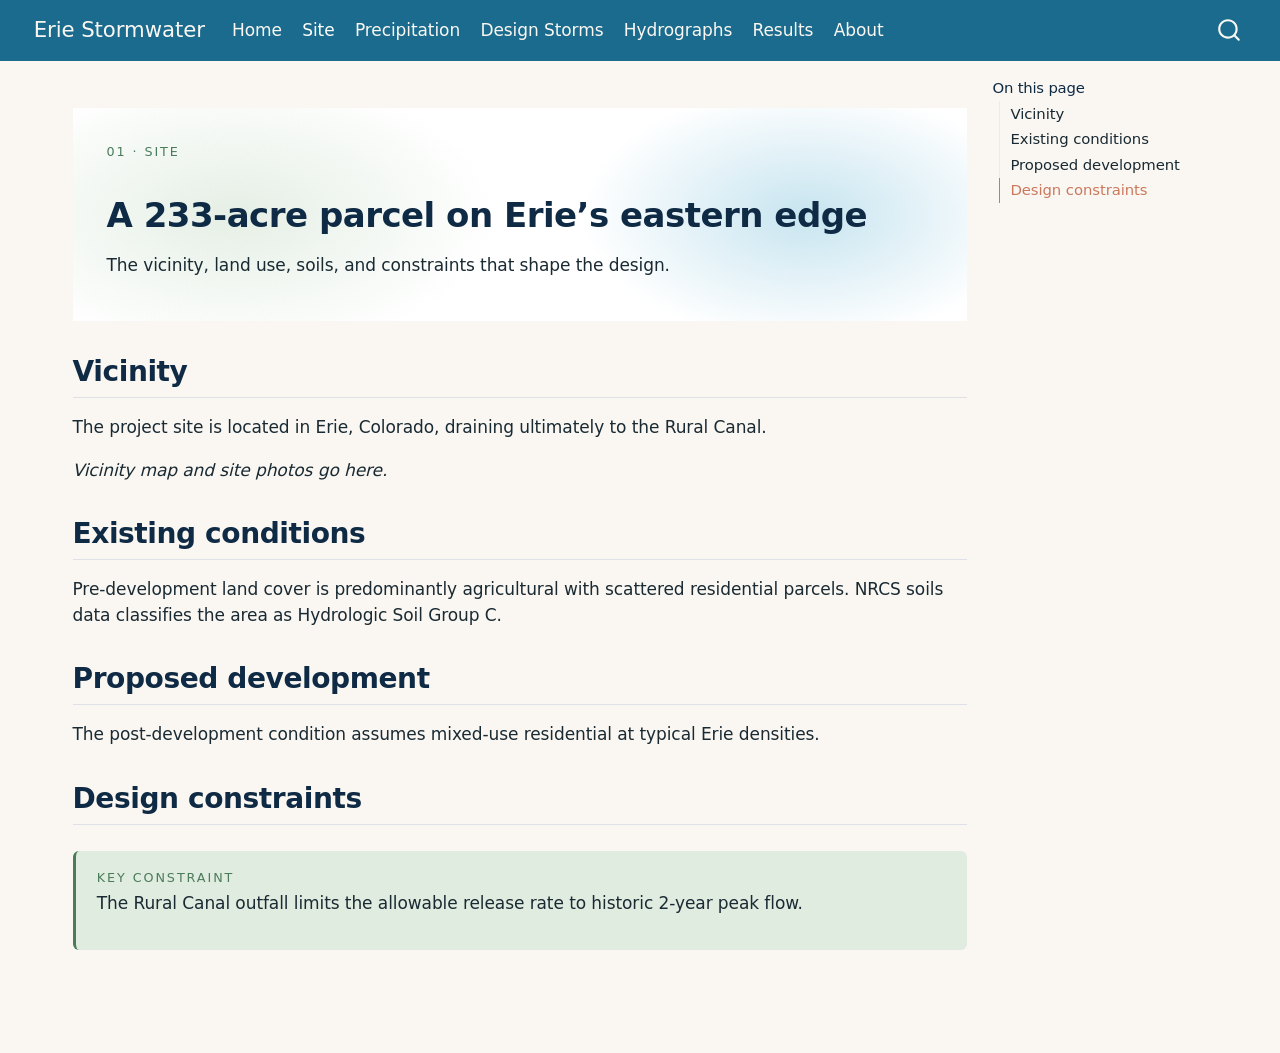
<file: docs/site.html>
<!DOCTYPE html>
<html xmlns="http://www.w3.org/1999/xhtml" lang="en" xml:lang="en"><head>

<meta charset="utf-8">
<meta name="generator" content="quarto-1.8.25">

<meta name="viewport" content="width=device-width, initial-scale=1.0, user-scalable=yes">


<title>site – Erie Stormwater</title>
<style>
code{white-space: pre-wrap;}
span.smallcaps{font-variant: small-caps;}
div.columns{display: flex; gap: min(4vw, 1.5em);}
div.column{flex: auto; overflow-x: auto;}
div.hanging-indent{margin-left: 1.5em; text-indent: -1.5em;}
ul.task-list{list-style: none;}
ul.task-list li input[type="checkbox"] {
  width: 0.8em;
  margin: 0 0.8em 0.2em -1em; /* quarto-specific, see https://github.com/quarto-dev/quarto-cli/issues/4556 */ 
  vertical-align: middle;
}
</style>


<script src="site_libs/quarto-nav/quarto-nav.js"></script>
<script src="site_libs/quarto-nav/headroom.min.js"></script>
<script src="site_libs/clipboard/clipboard.min.js"></script>
<script src="site_libs/quarto-search/autocomplete.umd.js"></script>
<script src="site_libs/quarto-search/fuse.min.js"></script>
<script src="site_libs/quarto-search/quarto-search.js"></script>
<meta name="quarto:offset" content="./">
<script src="site_libs/quarto-html/quarto.js" type="module"></script>
<script src="site_libs/quarto-html/tabsets/tabsets.js" type="module"></script>
<script src="site_libs/quarto-html/axe/axe-check.js" type="module"></script>
<script src="site_libs/quarto-html/popper.min.js"></script>
<script src="site_libs/quarto-html/tippy.umd.min.js"></script>
<script src="site_libs/quarto-html/anchor.min.js"></script>
<link href="site_libs/quarto-html/tippy.css" rel="stylesheet">
<link href="site_libs/quarto-html/quarto-syntax-highlighting-7b89279ff1a6dce999919e0e67d4d9ec.css" rel="stylesheet" id="quarto-text-highlighting-styles">
<script src="site_libs/bootstrap/bootstrap.min.js"></script>
<link href="site_libs/bootstrap/bootstrap-icons.css" rel="stylesheet">
<link href="site_libs/bootstrap/bootstrap-b3a41f2ea93221fda34636c7fd4ad80e.min.css" rel="stylesheet" append-hash="true" id="quarto-bootstrap" data-mode="light">
<script id="quarto-search-options" type="application/json">{
  "location": "navbar",
  "copy-button": false,
  "collapse-after": 3,
  "panel-placement": "end",
  "type": "overlay",
  "limit": 50,
  "keyboard-shortcut": [
    "f",
    "/",
    "s"
  ],
  "show-item-context": false,
  "language": {
    "search-no-results-text": "No results",
    "search-matching-documents-text": "matching documents",
    "search-copy-link-title": "Copy link to search",
    "search-hide-matches-text": "Hide additional matches",
    "search-more-match-text": "more match in this document",
    "search-more-matches-text": "more matches in this document",
    "search-clear-button-title": "Clear",
    "search-text-placeholder": "",
    "search-detached-cancel-button-title": "Cancel",
    "search-submit-button-title": "Submit",
    "search-label": "Search"
  }
}</script>


</head>

<body class="nav-fixed quarto-light">

<div id="quarto-search-results"></div>
  <header id="quarto-header" class="headroom fixed-top">
    <nav class="navbar navbar-expand-lg " data-bs-theme="dark">
      <div class="navbar-container container-fluid">
      <div class="navbar-brand-container mx-auto">
    <a href="./index.html" class="navbar-brand navbar-brand-logo">
    </a>
    <a class="navbar-brand" href="./index.html">
    <span class="navbar-title">Erie Stormwater</span>
    </a>
  </div>
            <div id="quarto-search" class="" title="Search"></div>
          <button class="navbar-toggler" type="button" data-bs-toggle="collapse" data-bs-target="#navbarCollapse" aria-controls="navbarCollapse" role="menu" aria-expanded="false" aria-label="Toggle navigation" onclick="if (window.quartoToggleHeadroom) { window.quartoToggleHeadroom(); }">
  <span class="navbar-toggler-icon"></span>
</button>
          <div class="collapse navbar-collapse" id="navbarCollapse">
            <ul class="navbar-nav navbar-nav-scroll me-auto">
  <li class="nav-item">
    <a class="nav-link" href="./index.html"> 
<span class="menu-text">Home</span></a>
  </li>  
  <li class="nav-item">
    <a class="nav-link active" href="./site.html" aria-current="page"> 
<span class="menu-text">Site</span></a>
  </li>  
  <li class="nav-item">
    <a class="nav-link" href="./precipitation.html"> 
<span class="menu-text">Precipitation</span></a>
  </li>  
  <li class="nav-item">
    <a class="nav-link" href="./design-storms.html"> 
<span class="menu-text">Design Storms</span></a>
  </li>  
  <li class="nav-item">
    <a class="nav-link" href="./hydrographs.html"> 
<span class="menu-text">Hydrographs</span></a>
  </li>  
  <li class="nav-item">
    <a class="nav-link" href="./results.html"> 
<span class="menu-text">Results</span></a>
  </li>  
  <li class="nav-item">
    <a class="nav-link" href="./about.html"> 
<span class="menu-text">About</span></a>
  </li>  
</ul>
          </div> <!-- /navcollapse -->
            <div class="quarto-navbar-tools">
</div>
      </div> <!-- /container-fluid -->
    </nav>
</header>
<!-- content -->
<div id="quarto-content" class="quarto-container page-columns page-rows-contents page-layout-full page-navbar">
<!-- sidebar -->
<!-- margin-sidebar -->
    <div id="quarto-margin-sidebar" class="sidebar margin-sidebar">
        <nav id="TOC" role="doc-toc" class="toc-active">
    <h2 id="toc-title">On this page</h2>
   
  <ul>
  <li><a href="#vicinity" id="toc-vicinity" class="nav-link active" data-scroll-target="#vicinity">Vicinity</a></li>
  <li><a href="#existing-conditions" id="toc-existing-conditions" class="nav-link" data-scroll-target="#existing-conditions">Existing conditions</a></li>
  <li><a href="#proposed-development" id="toc-proposed-development" class="nav-link" data-scroll-target="#proposed-development">Proposed development</a></li>
  <li><a href="#design-constraints" id="toc-design-constraints" class="nav-link" data-scroll-target="#design-constraints">Design constraints</a></li>
  </ul>
</nav>
    </div>
<!-- main -->
<main class="content column-page-left" id="quarto-document-content"><header id="title-block-header" class="quarto-title-block"></header>




<div class="page-header-sage">
<p><span class="eyebrow eyebrow-sage">01 · Site</span></p>
<section id="a-233-acre-parcel-on-eries-eastern-edge" class="level1">
<h1>A 233-acre parcel on Erie’s eastern edge</h1>
<p>The vicinity, land use, soils, and constraints that shape the design.</p>
</section>
</div>
<section id="vicinity" class="level2">
<h2 class="anchored" data-anchor-id="vicinity">Vicinity</h2>
<p>The project site is located in Erie, Colorado, draining ultimately to the Rural Canal.</p>
<p><em>Vicinity map and site photos go here.</em></p>
</section>
<section id="existing-conditions" class="level2">
<h2 class="anchored" data-anchor-id="existing-conditions">Existing conditions</h2>
<p>Pre-development land cover is predominantly agricultural with scattered residential parcels. NRCS soils data classifies the area as Hydrologic Soil Group C.</p>
</section>
<section id="proposed-development" class="level2">
<h2 class="anchored" data-anchor-id="proposed-development">Proposed development</h2>
<p>The post-development condition assumes mixed-use residential at typical Erie densities.</p>
</section>
<section id="design-constraints" class="level2">
<h2 class="anchored" data-anchor-id="design-constraints">Design constraints</h2>
<div class="callout-sage">
<p><span class="eyebrow">Key constraint</span> The Rural Canal outfall limits the allowable release rate to historic 2-year peak flow.</p>
</div>


</section>

</main> <!-- /main -->
<script id="quarto-html-after-body" type="application/javascript">
  window.document.addEventListener("DOMContentLoaded", function (event) {
    const icon = "";
    const anchorJS = new window.AnchorJS();
    anchorJS.options = {
      placement: 'right',
      icon: icon
    };
    anchorJS.add('.anchored');
    const isCodeAnnotation = (el) => {
      for (const clz of el.classList) {
        if (clz.startsWith('code-annotation-')) {                     
          return true;
        }
      }
      return false;
    }
    const onCopySuccess = function(e) {
      // button target
      const button = e.trigger;
      // don't keep focus
      button.blur();
      // flash "checked"
      button.classList.add('code-copy-button-checked');
      var currentTitle = button.getAttribute("title");
      button.setAttribute("title", "Copied!");
      let tooltip;
      if (window.bootstrap) {
        button.setAttribute("data-bs-toggle", "tooltip");
        button.setAttribute("data-bs-placement", "left");
        button.setAttribute("data-bs-title", "Copied!");
        tooltip = new bootstrap.Tooltip(button, 
          { trigger: "manual", 
            customClass: "code-copy-button-tooltip",
            offset: [0, -8]});
        tooltip.show();    
      }
      setTimeout(function() {
        if (tooltip) {
          tooltip.hide();
          button.removeAttribute("data-bs-title");
          button.removeAttribute("data-bs-toggle");
          button.removeAttribute("data-bs-placement");
        }
        button.setAttribute("title", currentTitle);
        button.classList.remove('code-copy-button-checked');
      }, 1000);
      // clear code selection
      e.clearSelection();
    }
    const getTextToCopy = function(trigger) {
      const outerScaffold = trigger.parentElement.cloneNode(true);
      const codeEl = outerScaffold.querySelector('code');
      for (const childEl of codeEl.children) {
        if (isCodeAnnotation(childEl)) {
          childEl.remove();
        }
      }
      return codeEl.innerText;
    }
    const clipboard = new window.ClipboardJS('.code-copy-button:not([data-in-quarto-modal])', {
      text: getTextToCopy
    });
    clipboard.on('success', onCopySuccess);
    if (window.document.getElementById('quarto-embedded-source-code-modal')) {
      const clipboardModal = new window.ClipboardJS('.code-copy-button[data-in-quarto-modal]', {
        text: getTextToCopy,
        container: window.document.getElementById('quarto-embedded-source-code-modal')
      });
      clipboardModal.on('success', onCopySuccess);
    }
      var localhostRegex = new RegExp(/^(?:http|https):\/\/localhost\:?[0-9]*\//);
      var mailtoRegex = new RegExp(/^mailto:/);
        var filterRegex = new RegExp('/' + window.location.host + '/');
      var isInternal = (href) => {
          return filterRegex.test(href) || localhostRegex.test(href) || mailtoRegex.test(href);
      }
      // Inspect non-navigation links and adorn them if external
     var links = window.document.querySelectorAll('a[href]:not(.nav-link):not(.navbar-brand):not(.toc-action):not(.sidebar-link):not(.sidebar-item-toggle):not(.pagination-link):not(.no-external):not([aria-hidden]):not(.dropdown-item):not(.quarto-navigation-tool):not(.about-link)');
      for (var i=0; i<links.length; i++) {
        const link = links[i];
        if (!isInternal(link.href)) {
          // undo the damage that might have been done by quarto-nav.js in the case of
          // links that we want to consider external
          if (link.dataset.originalHref !== undefined) {
            link.href = link.dataset.originalHref;
          }
        }
      }
    function tippyHover(el, contentFn, onTriggerFn, onUntriggerFn) {
      const config = {
        allowHTML: true,
        maxWidth: 500,
        delay: 100,
        arrow: false,
        appendTo: function(el) {
            return el.parentElement;
        },
        interactive: true,
        interactiveBorder: 10,
        theme: 'quarto',
        placement: 'bottom-start',
      };
      if (contentFn) {
        config.content = contentFn;
      }
      if (onTriggerFn) {
        config.onTrigger = onTriggerFn;
      }
      if (onUntriggerFn) {
        config.onUntrigger = onUntriggerFn;
      }
      window.tippy(el, config); 
    }
    const noterefs = window.document.querySelectorAll('a[role="doc-noteref"]');
    for (var i=0; i<noterefs.length; i++) {
      const ref = noterefs[i];
      tippyHover(ref, function() {
        // use id or data attribute instead here
        let href = ref.getAttribute('data-footnote-href') || ref.getAttribute('href');
        try { href = new URL(href).hash; } catch {}
        const id = href.replace(/^#\/?/, "");
        const note = window.document.getElementById(id);
        if (note) {
          return note.innerHTML;
        } else {
          return "";
        }
      });
    }
    const xrefs = window.document.querySelectorAll('a.quarto-xref');
    const processXRef = (id, note) => {
      // Strip column container classes
      const stripColumnClz = (el) => {
        el.classList.remove("page-full", "page-columns");
        if (el.children) {
          for (const child of el.children) {
            stripColumnClz(child);
          }
        }
      }
      stripColumnClz(note)
      if (id === null || id.startsWith('sec-')) {
        // Special case sections, only their first couple elements
        const container = document.createElement("div");
        if (note.children && note.children.length > 2) {
          container.appendChild(note.children[0].cloneNode(true));
          for (let i = 1; i < note.children.length; i++) {
            const child = note.children[i];
            if (child.tagName === "P" && child.innerText === "") {
              continue;
            } else {
              container.appendChild(child.cloneNode(true));
              break;
            }
          }
          if (window.Quarto?.typesetMath) {
            window.Quarto.typesetMath(container);
          }
          return container.innerHTML
        } else {
          if (window.Quarto?.typesetMath) {
            window.Quarto.typesetMath(note);
          }
          return note.innerHTML;
        }
      } else {
        // Remove any anchor links if they are present
        const anchorLink = note.querySelector('a.anchorjs-link');
        if (anchorLink) {
          anchorLink.remove();
        }
        if (window.Quarto?.typesetMath) {
          window.Quarto.typesetMath(note);
        }
        if (note.classList.contains("callout")) {
          return note.outerHTML;
        } else {
          return note.innerHTML;
        }
      }
    }
    for (var i=0; i<xrefs.length; i++) {
      const xref = xrefs[i];
      tippyHover(xref, undefined, function(instance) {
        instance.disable();
        let url = xref.getAttribute('href');
        let hash = undefined; 
        if (url.startsWith('#')) {
          hash = url;
        } else {
          try { hash = new URL(url).hash; } catch {}
        }
        if (hash) {
          const id = hash.replace(/^#\/?/, "");
          const note = window.document.getElementById(id);
          if (note !== null) {
            try {
              const html = processXRef(id, note.cloneNode(true));
              instance.setContent(html);
            } finally {
              instance.enable();
              instance.show();
            }
          } else {
            // See if we can fetch this
            fetch(url.split('#')[0])
            .then(res => res.text())
            .then(html => {
              const parser = new DOMParser();
              const htmlDoc = parser.parseFromString(html, "text/html");
              const note = htmlDoc.getElementById(id);
              if (note !== null) {
                const html = processXRef(id, note);
                instance.setContent(html);
              } 
            }).finally(() => {
              instance.enable();
              instance.show();
            });
          }
        } else {
          // See if we can fetch a full url (with no hash to target)
          // This is a special case and we should probably do some content thinning / targeting
          fetch(url)
          .then(res => res.text())
          .then(html => {
            const parser = new DOMParser();
            const htmlDoc = parser.parseFromString(html, "text/html");
            const note = htmlDoc.querySelector('main.content');
            if (note !== null) {
              // This should only happen for chapter cross references
              // (since there is no id in the URL)
              // remove the first header
              if (note.children.length > 0 && note.children[0].tagName === "HEADER") {
                note.children[0].remove();
              }
              const html = processXRef(null, note);
              instance.setContent(html);
            } 
          }).finally(() => {
            instance.enable();
            instance.show();
          });
        }
      }, function(instance) {
      });
    }
        let selectedAnnoteEl;
        const selectorForAnnotation = ( cell, annotation) => {
          let cellAttr = 'data-code-cell="' + cell + '"';
          let lineAttr = 'data-code-annotation="' +  annotation + '"';
          const selector = 'span[' + cellAttr + '][' + lineAttr + ']';
          return selector;
        }
        const selectCodeLines = (annoteEl) => {
          const doc = window.document;
          const targetCell = annoteEl.getAttribute("data-target-cell");
          const targetAnnotation = annoteEl.getAttribute("data-target-annotation");
          const annoteSpan = window.document.querySelector(selectorForAnnotation(targetCell, targetAnnotation));
          const lines = annoteSpan.getAttribute("data-code-lines").split(",");
          const lineIds = lines.map((line) => {
            return targetCell + "-" + line;
          })
          let top = null;
          let height = null;
          let parent = null;
          if (lineIds.length > 0) {
              //compute the position of the single el (top and bottom and make a div)
              const el = window.document.getElementById(lineIds[0]);
              top = el.offsetTop;
              height = el.offsetHeight;
              parent = el.parentElement.parentElement;
            if (lineIds.length > 1) {
              const lastEl = window.document.getElementById(lineIds[lineIds.length - 1]);
              const bottom = lastEl.offsetTop + lastEl.offsetHeight;
              height = bottom - top;
            }
            if (top !== null && height !== null && parent !== null) {
              // cook up a div (if necessary) and position it 
              let div = window.document.getElementById("code-annotation-line-highlight");
              if (div === null) {
                div = window.document.createElement("div");
                div.setAttribute("id", "code-annotation-line-highlight");
                div.style.position = 'absolute';
                parent.appendChild(div);
              }
              div.style.top = top - 2 + "px";
              div.style.height = height + 4 + "px";
              div.style.left = 0;
              let gutterDiv = window.document.getElementById("code-annotation-line-highlight-gutter");
              if (gutterDiv === null) {
                gutterDiv = window.document.createElement("div");
                gutterDiv.setAttribute("id", "code-annotation-line-highlight-gutter");
                gutterDiv.style.position = 'absolute';
                const codeCell = window.document.getElementById(targetCell);
                const gutter = codeCell.querySelector('.code-annotation-gutter');
                gutter.appendChild(gutterDiv);
              }
              gutterDiv.style.top = top - 2 + "px";
              gutterDiv.style.height = height + 4 + "px";
            }
            selectedAnnoteEl = annoteEl;
          }
        };
        const unselectCodeLines = () => {
          const elementsIds = ["code-annotation-line-highlight", "code-annotation-line-highlight-gutter"];
          elementsIds.forEach((elId) => {
            const div = window.document.getElementById(elId);
            if (div) {
              div.remove();
            }
          });
          selectedAnnoteEl = undefined;
        };
          // Handle positioning of the toggle
      window.addEventListener(
        "resize",
        throttle(() => {
          elRect = undefined;
          if (selectedAnnoteEl) {
            selectCodeLines(selectedAnnoteEl);
          }
        }, 10)
      );
      function throttle(fn, ms) {
      let throttle = false;
      let timer;
        return (...args) => {
          if(!throttle) { // first call gets through
              fn.apply(this, args);
              throttle = true;
          } else { // all the others get throttled
              if(timer) clearTimeout(timer); // cancel #2
              timer = setTimeout(() => {
                fn.apply(this, args);
                timer = throttle = false;
              }, ms);
          }
        };
      }
        // Attach click handler to the DT
        const annoteDls = window.document.querySelectorAll('dt[data-target-cell]');
        for (const annoteDlNode of annoteDls) {
          annoteDlNode.addEventListener('click', (event) => {
            const clickedEl = event.target;
            if (clickedEl !== selectedAnnoteEl) {
              unselectCodeLines();
              const activeEl = window.document.querySelector('dt[data-target-cell].code-annotation-active');
              if (activeEl) {
                activeEl.classList.remove('code-annotation-active');
              }
              selectCodeLines(clickedEl);
              clickedEl.classList.add('code-annotation-active');
            } else {
              // Unselect the line
              unselectCodeLines();
              clickedEl.classList.remove('code-annotation-active');
            }
          });
        }
    const findCites = (el) => {
      const parentEl = el.parentElement;
      if (parentEl) {
        const cites = parentEl.dataset.cites;
        if (cites) {
          return {
            el,
            cites: cites.split(' ')
          };
        } else {
          return findCites(el.parentElement)
        }
      } else {
        return undefined;
      }
    };
    var bibliorefs = window.document.querySelectorAll('a[role="doc-biblioref"]');
    for (var i=0; i<bibliorefs.length; i++) {
      const ref = bibliorefs[i];
      const citeInfo = findCites(ref);
      if (citeInfo) {
        tippyHover(citeInfo.el, function() {
          var popup = window.document.createElement('div');
          citeInfo.cites.forEach(function(cite) {
            var citeDiv = window.document.createElement('div');
            citeDiv.classList.add('hanging-indent');
            citeDiv.classList.add('csl-entry');
            var biblioDiv = window.document.getElementById('ref-' + cite);
            if (biblioDiv) {
              citeDiv.innerHTML = biblioDiv.innerHTML;
            }
            popup.appendChild(citeDiv);
          });
          return popup.innerHTML;
        });
      }
    }
  });
  </script>
</div> <!-- /content -->




</body></html>
</file>
<file: docs/site_libs/quarto-html/tippy.css>
.tippy-box[data-animation=fade][data-state=hidden]{opacity:0}[data-tippy-root]{max-width:calc(100vw - 10px)}.tippy-box{position:relative;background-color:#333;color:#fff;border-radius:4px;font-size:14px;line-height:1.4;white-space:normal;outline:0;transition-property:transform,visibility,opacity}.tippy-box[data-placement^=top]>.tippy-arrow{bottom:0}.tippy-box[data-placement^=top]>.tippy-arrow:before{bottom:-7px;left:0;border-width:8px 8px 0;border-top-color:initial;transform-origin:center top}.tippy-box[data-placement^=bottom]>.tippy-arrow{top:0}.tippy-box[data-placement^=bottom]>.tippy-arrow:before{top:-7px;left:0;border-width:0 8px 8px;border-bottom-color:initial;transform-origin:center bottom}.tippy-box[data-placement^=left]>.tippy-arrow{right:0}.tippy-box[data-placement^=left]>.tippy-arrow:before{border-width:8px 0 8px 8px;border-left-color:initial;right:-7px;transform-origin:center left}.tippy-box[data-placement^=right]>.tippy-arrow{left:0}.tippy-box[data-placement^=right]>.tippy-arrow:before{left:-7px;border-width:8px 8px 8px 0;border-right-color:initial;transform-origin:center right}.tippy-box[data-inertia][data-state=visible]{transition-timing-function:cubic-bezier(.54,1.5,.38,1.11)}.tippy-arrow{width:16px;height:16px;color:#333}.tippy-arrow:before{content:"";position:absolute;border-color:transparent;border-style:solid}.tippy-content{position:relative;padding:5px 9px;z-index:1}
</file>
<file: docs/site_libs/quarto-html/quarto-syntax-highlighting-7b89279ff1a6dce999919e0e67d4d9ec.css>
/* quarto syntax highlight colors */
:root {
  --quarto-hl-ot-color: #003B4F;
  --quarto-hl-at-color: #657422;
  --quarto-hl-ss-color: #20794D;
  --quarto-hl-an-color: #5E5E5E;
  --quarto-hl-fu-color: #4758AB;
  --quarto-hl-st-color: #20794D;
  --quarto-hl-cf-color: #003B4F;
  --quarto-hl-op-color: #5E5E5E;
  --quarto-hl-er-color: #AD0000;
  --quarto-hl-bn-color: #AD0000;
  --quarto-hl-al-color: #AD0000;
  --quarto-hl-va-color: #111111;
  --quarto-hl-bu-color: inherit;
  --quarto-hl-ex-color: inherit;
  --quarto-hl-pp-color: #AD0000;
  --quarto-hl-in-color: #5E5E5E;
  --quarto-hl-vs-color: #20794D;
  --quarto-hl-wa-color: #5E5E5E;
  --quarto-hl-do-color: #5E5E5E;
  --quarto-hl-im-color: #00769E;
  --quarto-hl-ch-color: #20794D;
  --quarto-hl-dt-color: #AD0000;
  --quarto-hl-fl-color: #AD0000;
  --quarto-hl-co-color: #5E5E5E;
  --quarto-hl-cv-color: #5E5E5E;
  --quarto-hl-cn-color: #8f5902;
  --quarto-hl-sc-color: #5E5E5E;
  --quarto-hl-dv-color: #AD0000;
  --quarto-hl-kw-color: #003B4F;
}

/* other quarto variables */
:root {
  --quarto-font-monospace: SFMono-Regular, Menlo, Monaco, Consolas, "Liberation Mono", "Courier New", monospace;
}

/* syntax highlight based on Pandoc's rules */
pre > code.sourceCode > span {
  color: #003B4F;
}

code.sourceCode > span {
  color: #003B4F;
}

div.sourceCode,
div.sourceCode pre.sourceCode {
  color: #003B4F;
}

/* Normal */
code span {
  color: #003B4F;
}

/* Alert */
code span.al {
  color: #AD0000;
  font-style: inherit;
}

/* Annotation */
code span.an {
  color: #5E5E5E;
  font-style: inherit;
}

/* Attribute */
code span.at {
  color: #657422;
  font-style: inherit;
}

/* BaseN */
code span.bn {
  color: #AD0000;
  font-style: inherit;
}

/* BuiltIn */
code span.bu {
  font-style: inherit;
}

/* ControlFlow */
code span.cf {
  color: #003B4F;
  font-weight: bold;
  font-style: inherit;
}

/* Char */
code span.ch {
  color: #20794D;
  font-style: inherit;
}

/* Constant */
code span.cn {
  color: #8f5902;
  font-style: inherit;
}

/* Comment */
code span.co {
  color: #5E5E5E;
  font-style: inherit;
}

/* CommentVar */
code span.cv {
  color: #5E5E5E;
  font-style: italic;
}

/* Documentation */
code span.do {
  color: #5E5E5E;
  font-style: italic;
}

/* DataType */
code span.dt {
  color: #AD0000;
  font-style: inherit;
}

/* DecVal */
code span.dv {
  color: #AD0000;
  font-style: inherit;
}

/* Error */
code span.er {
  color: #AD0000;
  font-style: inherit;
}

/* Extension */
code span.ex {
  font-style: inherit;
}

/* Float */
code span.fl {
  color: #AD0000;
  font-style: inherit;
}

/* Function */
code span.fu {
  color: #4758AB;
  font-style: inherit;
}

/* Import */
code span.im {
  color: #00769E;
  font-style: inherit;
}

/* Information */
code span.in {
  color: #5E5E5E;
  font-style: inherit;
}

/* Keyword */
code span.kw {
  color: #003B4F;
  font-weight: bold;
  font-style: inherit;
}

/* Operator */
code span.op {
  color: #5E5E5E;
  font-style: inherit;
}

/* Other */
code span.ot {
  color: #003B4F;
  font-style: inherit;
}

/* Preprocessor */
code span.pp {
  color: #AD0000;
  font-style: inherit;
}

/* SpecialChar */
code span.sc {
  color: #5E5E5E;
  font-style: inherit;
}

/* SpecialString */
code span.ss {
  color: #20794D;
  font-style: inherit;
}

/* String */
code span.st {
  color: #20794D;
  font-style: inherit;
}

/* Variable */
code span.va {
  color: #111111;
  font-style: inherit;
}

/* VerbatimString */
code span.vs {
  color: #20794D;
  font-style: inherit;
}

/* Warning */
code span.wa {
  color: #5E5E5E;
  font-style: italic;
}

.prevent-inlining {
  content: "</";
}

/*# sourceMappingURL=3944bc705cfaf4c80e56f77c5205168a.css.map */
</file>
